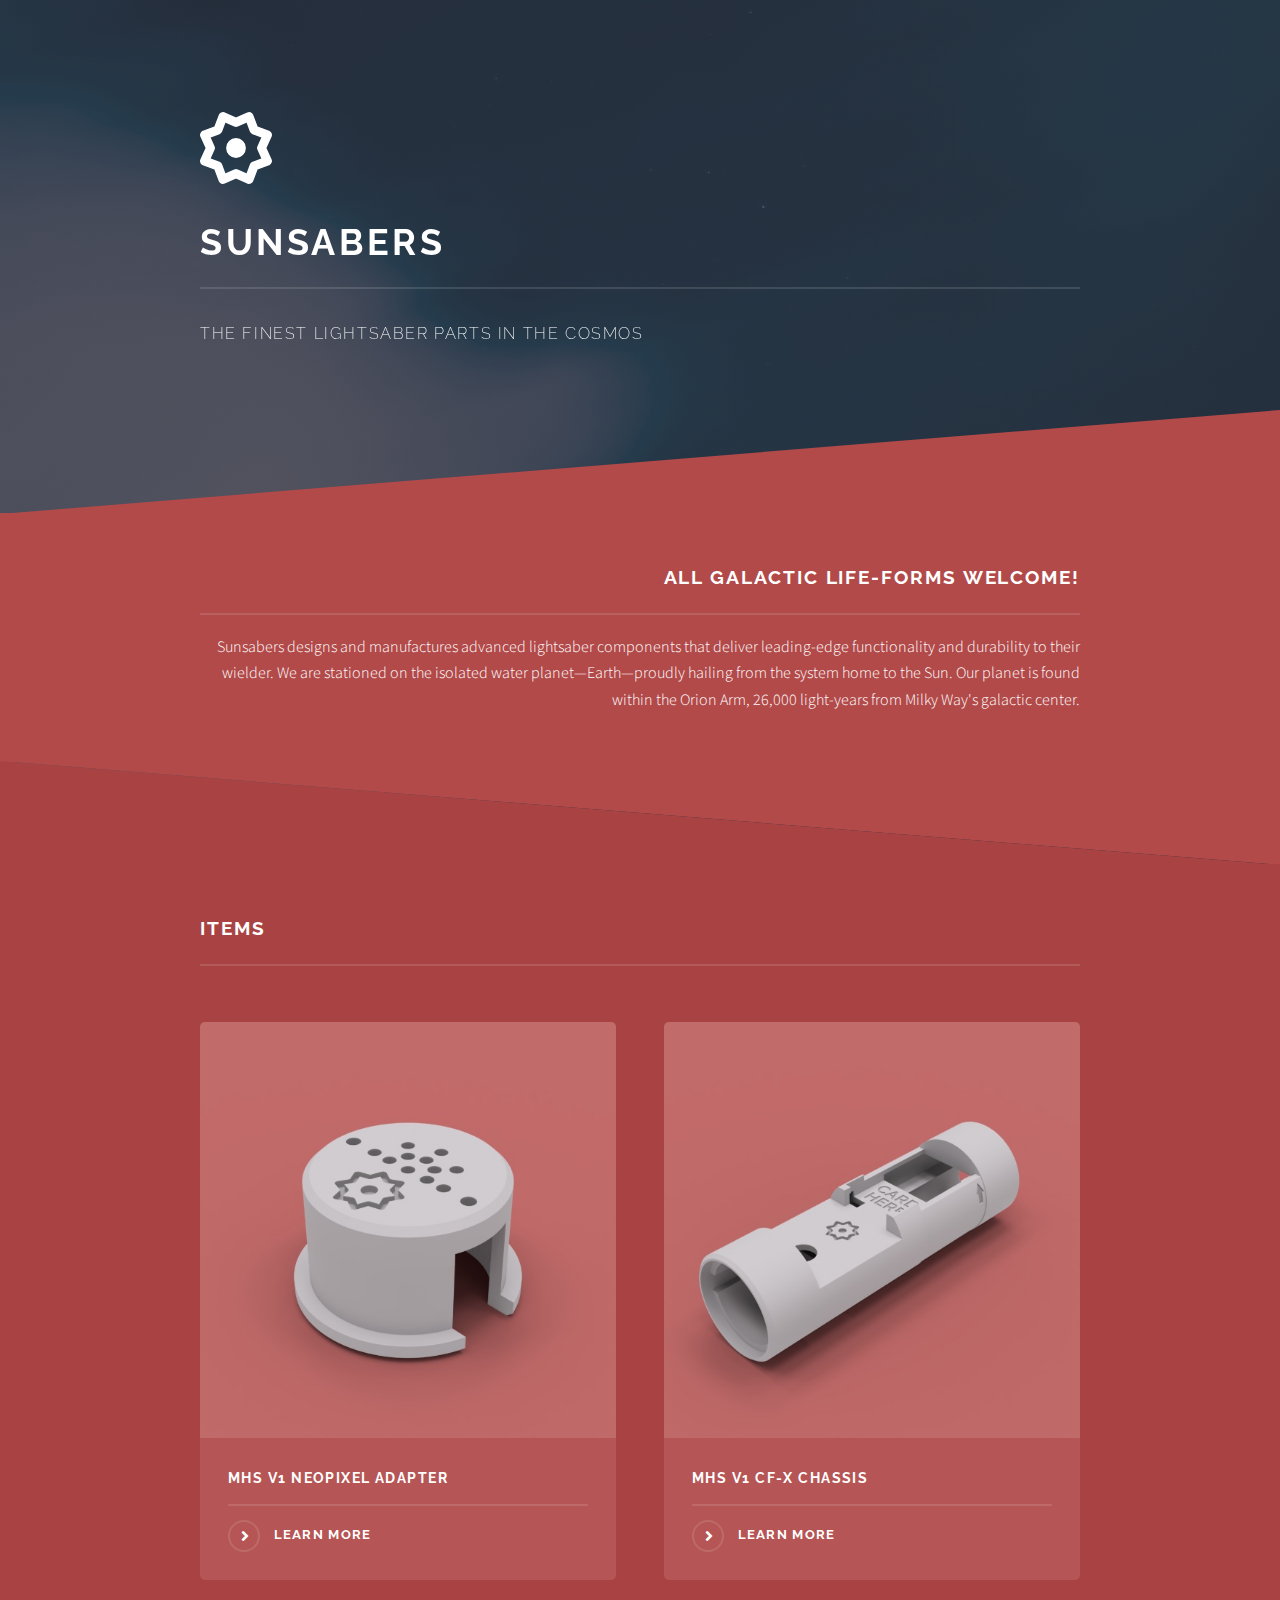
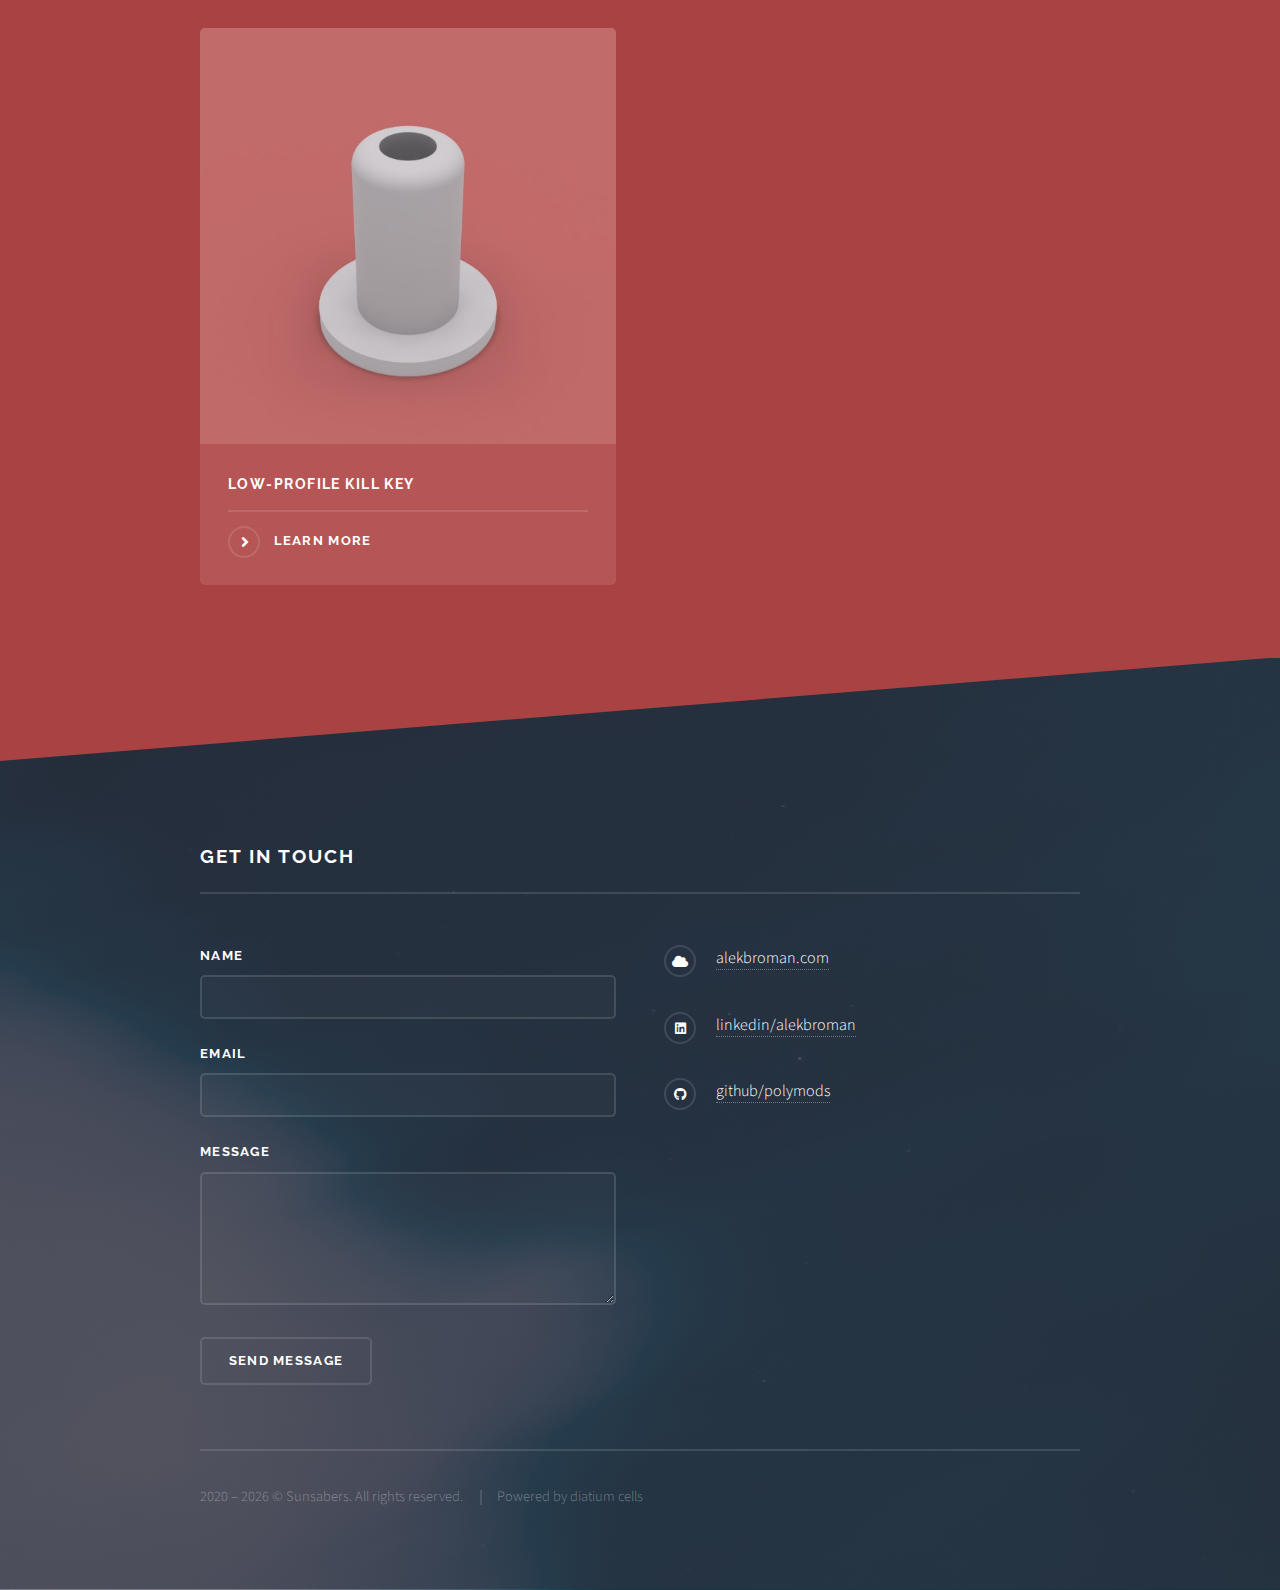
<file: index.html>
<!DOCTYPE html>
<!--
	Solid State by Pixelarity
	pixelarity.com | hello@pixelarity.com
	License: pixelarity.com/license
-->
<html>
	<head>
		<title>Sunsabers</title>
		<meta
			name="description"
			content="Sunsabers designs and manufactures advanced lightsaber components that deliver leading-edge functionality and durability to their wielder."
		/>
		<meta charset="utf-8" />
		<meta name="viewport" content="width=device-width, initial-scale=1, user-scalable=no" />
		<link rel="stylesheet" href="assets/css/main.css" />
		<noscript><link rel="stylesheet" href="assets/css/noscript.css" /></noscript>

		<!-- Favicons -->
		<link rel="apple-touch-icon" sizes="180x180" href="/apple-touch-icon.png" />
		<link rel="icon" type="image/png" sizes="32x32" href="/favicon-32x32.png" />
		<link rel="icon" type="image/png" sizes="16x16" href="/favicon-16x16.png" />
		<link rel="manifest" href="/site.webmanifest" />
		<link rel="mask-icon" href="/safari-pinned-tab.svg" color="#b65555" />
		<meta name="msapplication-TileColor" content="#b65555" />
		<meta name="theme-color" content="#b65555" />

		<!-- reCAPTCHA -->
		<script src="https://www.google.com/recaptcha/api.js" async defer></script>
		<script>
			function onSubmit(token) {
				document.getElementById("form").submit();
			}
		</script>
	</head>
	<body class="is-preload">
		<!-- Page Wrapper -->
		<div id="page-wrapper">
			<!-- Header -->
			<header id="header" class="alt">
				<h1><a href="/">Sunsabers</a></h1>
			</header>

			<!-- Banner -->
			<section id="banner">
				<div class="inner">
					<div class="logo">
						<span class="icon"><img src="images/logo.svg" /></span>
					</div>
					<h2>Sunsabers</h2>
					<p>The finest lightsaber parts in the Cosmos</p>
				</div>
			</section>

			<!-- Wrapper -->
			<section id="wrapper">
				<!-- One -->
				<section id="one" class="wrapper spotlight style1">
					<div class="inner">
						<div class="content">
							<h2 class="major">All galactic life-forms welcome!</h2>
							<p>
								Sunsabers designs and manufactures advanced lightsaber components that deliver leading-edge functionality and durability to their wielder. We
								are stationed on the isolated water planet—Earth—proudly hailing from the system home to the Sun. Our planet is found within the Orion Arm,
								26,000 light-years from Milky Way's galactic center.
							</p>
						</div>
					</div>
				</section>

				<!-- Two -->
				<section id="four" class="wrapper alt style1">
					<div class="inner">
						<h2 class="major">Items</h2>
						<p></p>
						<section class="features">
							<article>
								<a href="/adapter.html" class="image"><img src="images/adapter/1.jpg" alt="" /></a>
								<h3 class="major">MHS V1 NeoPixel Adapter</h3>
								<a href="/adapter.html" class="special">Learn more</a>
							</article>
							<article>
								<a href="/chassis.html" class="image"><img src="images/chassis/1.jpg" alt="" /></a>
								<h3 class="major">MHS V1 CF-X Chassis</h3>
								<a href="/chassis.html" class="special">Learn more</a>
							</article>
							<article>
								<a href="/key.html" class="image"><img src="images/key/1.jpg" alt="" /></a>
								<h3 class="major">Low-profile Kill Key</h3>
								<a href="/key.html" class="special">Learn more</a>
							</article>
						</section>
					</div>
				</section>
			</section>

			<!-- Footer -->
			<section id="footer">
				<div class="inner">
					<h2 class="major">Get in touch</h2>
					<p></p>
					<form id="form" method="post" action="https://formspree.io/mbjzrova">
						<div class="fields">
							<div class="field">
								<label for="name">Name</label>
								<input type="text" name="name" id="name" />
							</div>
							<div class="field">
								<label for="email">Email</label>
								<input type="email" name="email" id="email" />
							</div>
							<div class="field">
								<label for="message">Message</label>
								<textarea name="message" id="message" rows="4"></textarea>
							</div>
						</div>
						<ul class="actions">
							<li><button class="g-recaptcha" data-sitekey="6LeF__cUAAAAAP0CEzzdbJzlmwVHVv4HgqqLmGhk" data-callback="onSubmit">Send message</button></li>
						</ul>
					</form>
					<ul class="contact">
						<li class="icon solid fa-cloud"><a href="https://alekbroman.com">alekbroman.com</a></li>
						<li class="icon brands fa-linkedin"><a href="https://www.linkedin.com/in/alekbroman">linkedin/alekbroman</a></li>
						<li class="icon brands fa-github"><a href="https://github.com/polymods">github/polymods</a></li>
					</ul>
					<ul class="copyright">
						<li>
							2020 –
							<script>
								document.write(new Date().getFullYear());
							</script>
							&copy; Sunsabers. All rights reserved.
						</li>
						<li>Powered by diatium cells</li>
					</ul>
				</div>
			</section>
		</div>

		<!-- Scripts -->
		<script src="assets/js/jquery.min.js"></script>
		<script src="assets/js/jquery.scrollex.min.js"></script>
		<script src="assets/js/browser.min.js"></script>
		<script src="assets/js/breakpoints.min.js"></script>
		<script src="assets/js/util.js"></script>
		<script src="assets/js/main.js"></script>
	</body>
</html>
</file>
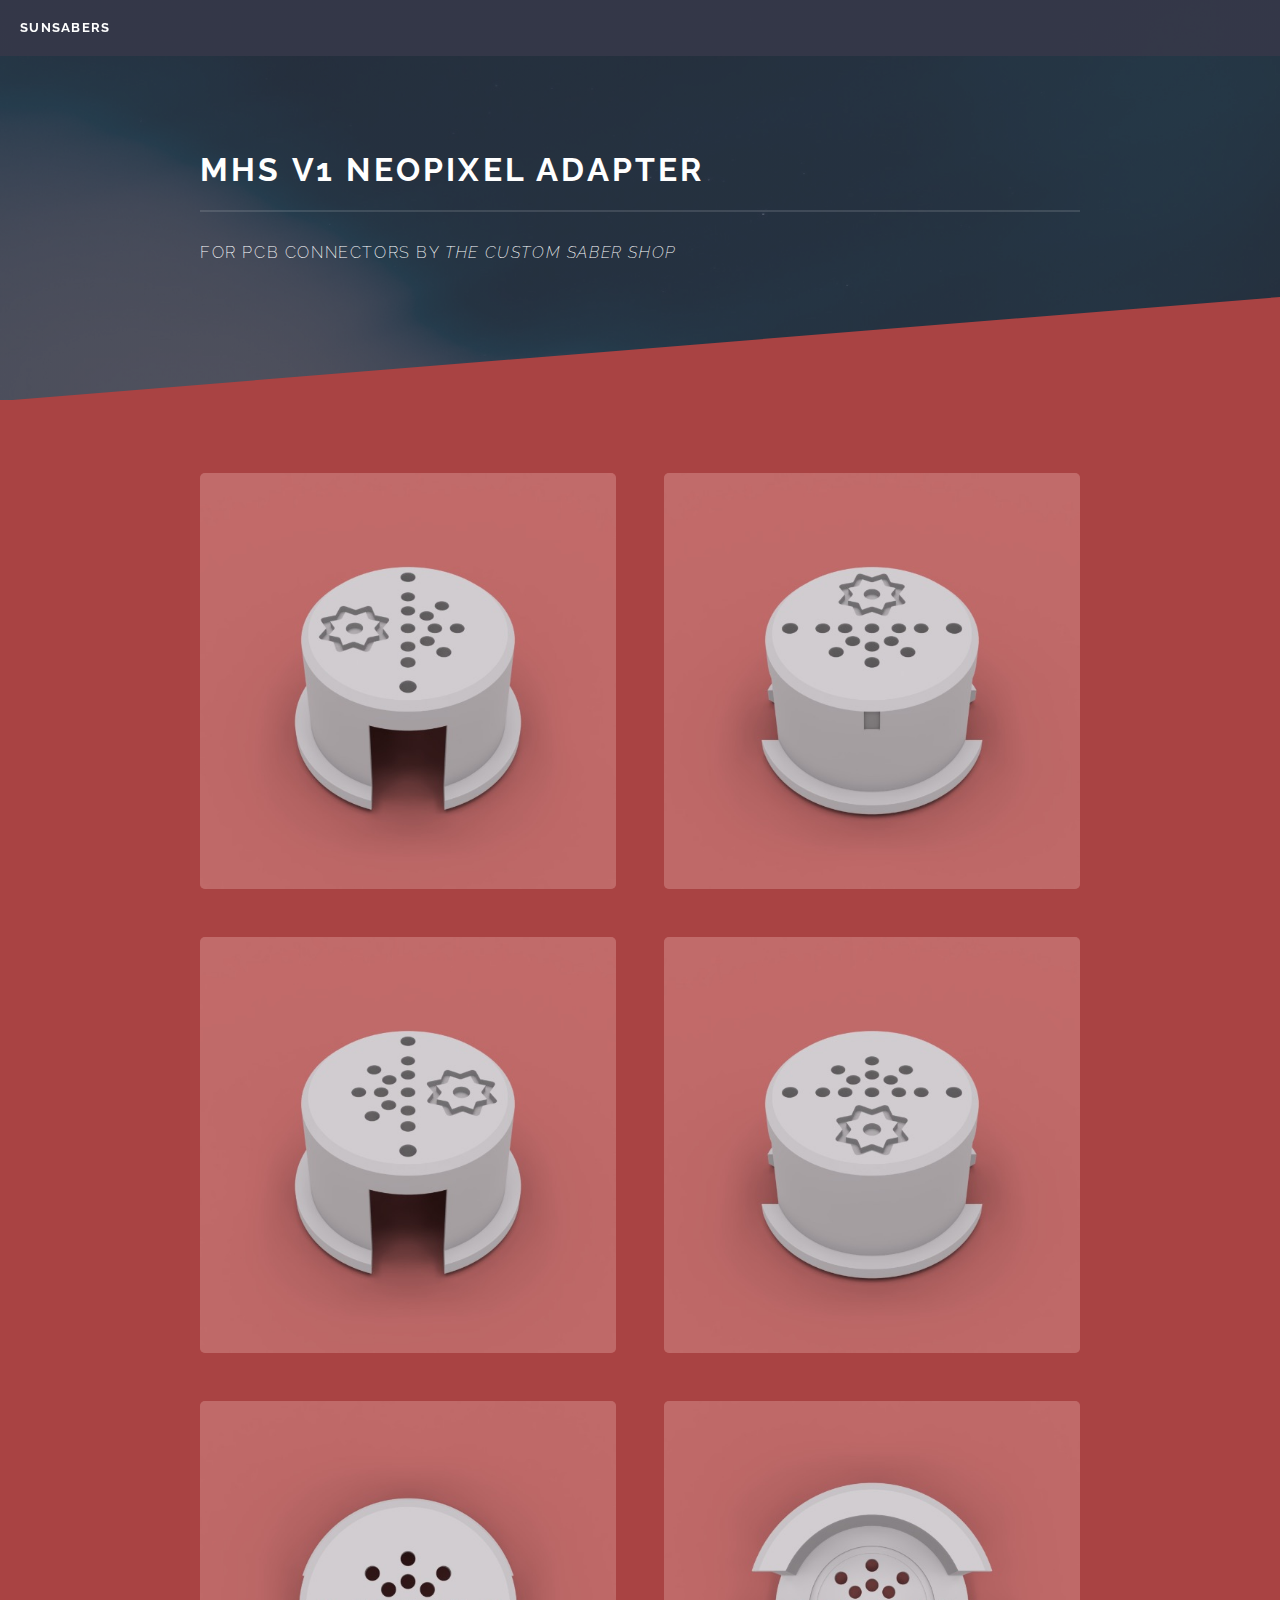
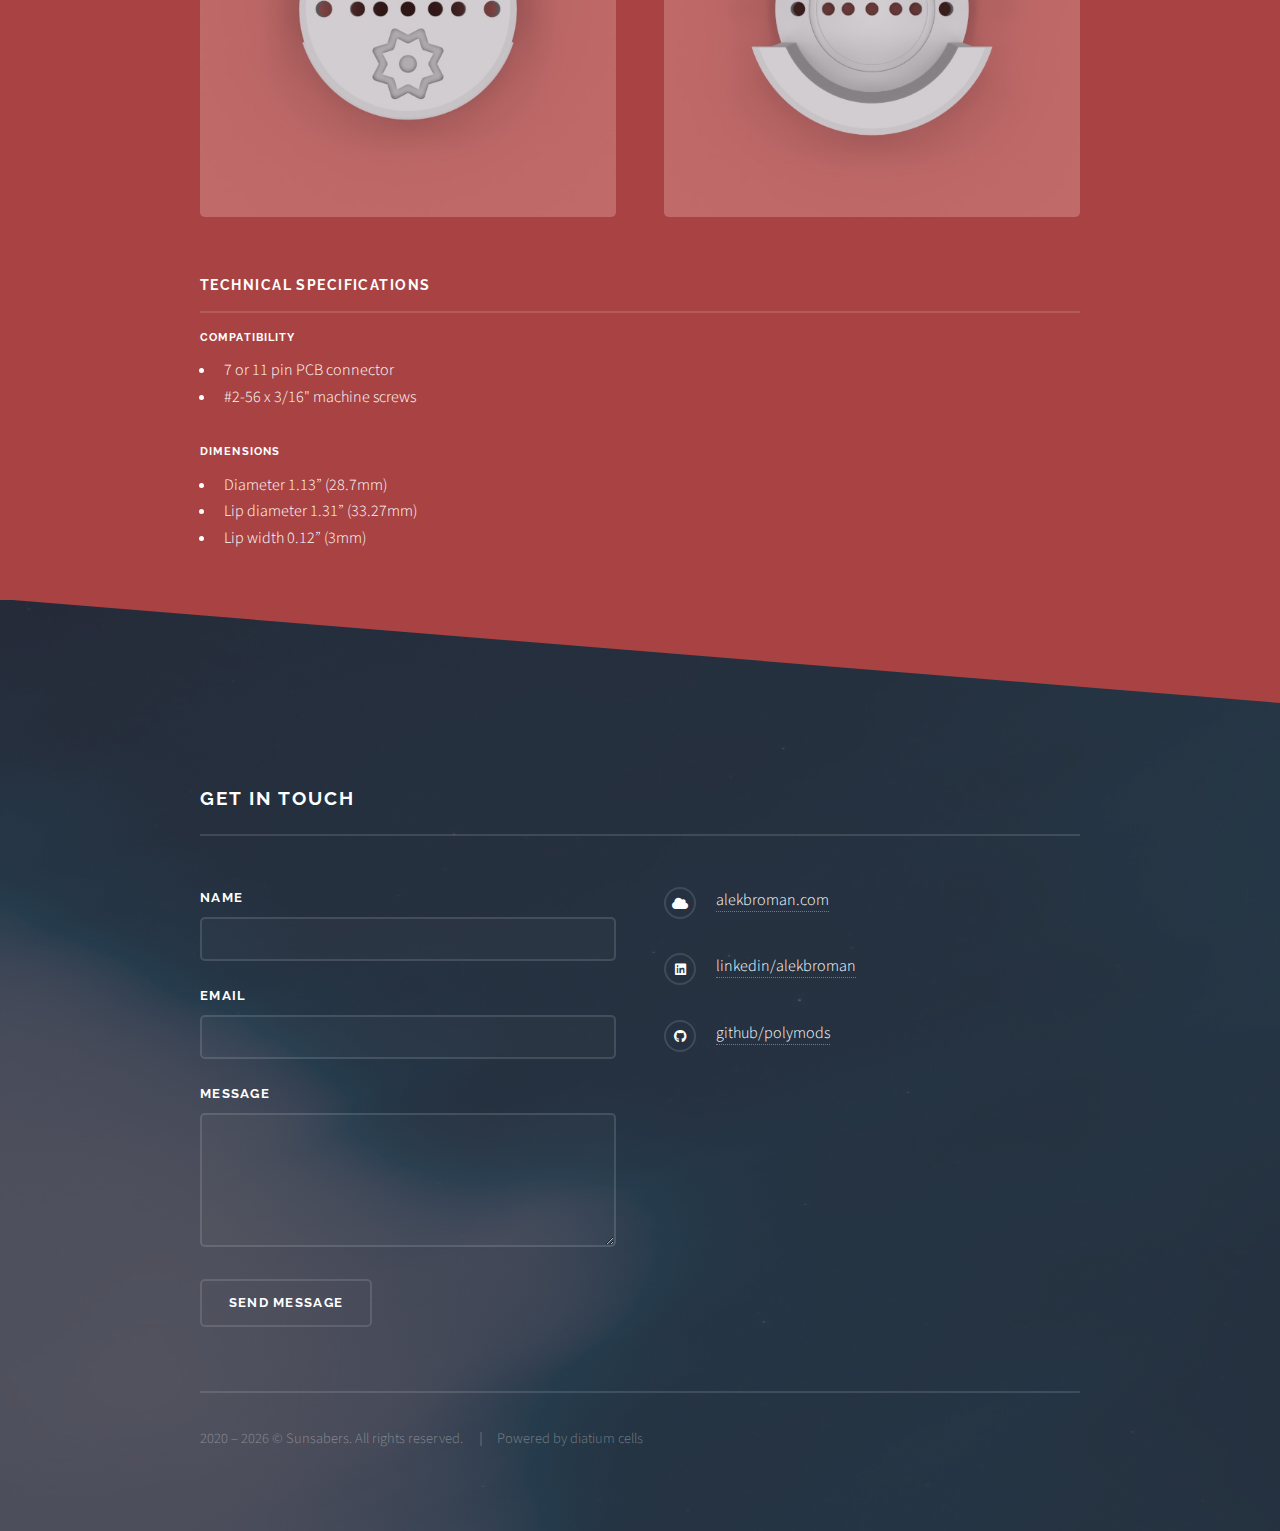
<file: adapter.html>
<!DOCTYPE html>
<!--
	Solid State by Pixelarity
	pixelarity.com | hello@pixelarity.com
	License: pixelarity.com/license
-->
<html>
	<head>
		<title>NeoPixel Adapter - Sunsabers</title>
		<meta
			name="description"
			content="NeoPixel adapter compatible with Modular Hilt System V1 components and designed for PCB connectors by The Custom Saber Shop."
		/>
		<meta charset="utf-8" />
		<meta name="viewport" content="width=device-width, initial-scale=1, user-scalable=no" />
		<link rel="stylesheet" href="assets/css/main.css" />
		<noscript><link rel="stylesheet" href="assets/css/noscript.css" /></noscript>

		<!-- Favicons -->
		<link rel="apple-touch-icon" sizes="180x180" href="/apple-touch-icon.png" />
		<link rel="icon" type="image/png" sizes="32x32" href="/favicon-32x32.png" />
		<link rel="icon" type="image/png" sizes="16x16" href="/favicon-16x16.png" />
		<link rel="manifest" href="/site.webmanifest" />
		<link rel="mask-icon" href="/safari-pinned-tab.svg" color="#b65555" />
		<meta name="msapplication-TileColor" content="#b65555" />
		<meta name="theme-color" content="#b65555" />

		<!-- reCAPTCHA -->
		<script src="https://www.google.com/recaptcha/api.js" async defer></script>
		<script>
			function onSubmit(token) {
				document.getElementById("form").submit();
			}
		</script>
	</head>
	<body class="is-preload">
		<!-- Page Wrapper -->
		<div id="page-wrapper">
			<!-- Header -->
			<header id="header">
				<h1><a href="/">Sunsabers</a></h1>
			</header>

			<!-- Wrapper -->
			<section id="wrapper">
				<header>
					<div class="inner">
						<h2>MHS V1 NeoPixel Adapter</h2>
						<p>For PCB connectors by <i>The Custom Saber Shop</i></p>
					</div>
				</header>

				<!-- Content -->
				<div class="wrapper">
					<div class="inner">
						<section class="features">
							<article>
								<div class="image item"><img src="images/adapter/2.jpg" /></div>
							</article>
							<article>
								<div class="image item"><img src="images/adapter/3.jpg" /></div>
							</article>
							<article>
								<div class="image item"><img src="images/adapter/4.jpg" /></div>
							</article>
							<article>
								<div class="image item"><img src="images/adapter/5.jpg" /></div>
							</article>
							<article>
								<div class="image item"><img src="images/adapter/6.jpg" /></div>
							</article>
							<article>
								<div class="image item"><img src="images/adapter/7.jpg" /></div>
							</article>
						</section>

						<h3 class="major">Technical Specifications</h3>

						<h4>Compatibility</h4>
						<ul>
							<li>7 or 11 pin PCB connector</li>
							<li>#2-56 x 3/16" machine screws</li>
						</ul>

						<h4>Dimensions</h4>
						<ul>
							<li>Diameter 1.13” (28.7mm)</li>
							<li>Lip diameter 1.31” (33.27mm)</li>
							<li>Lip width 0.12” (3mm)</li>
						</ul>
					</div>
				</div>
			</section>

			<!-- Footer -->
			<section id="footer">
				<div class="inner">
					<h2 class="major">Get in touch</h2>
					<p></p>
					<form id="form" method="post" action="https://formspree.io/mbjzrova">
						<div class="fields">
							<div class="field">
								<label for="name">Name</label>
								<input type="text" name="name" id="name" />
							</div>
							<div class="field">
								<label for="email">Email</label>
								<input type="email" name="email" id="email" />
							</div>
							<div class="field">
								<label for="message">Message</label>
								<textarea name="message" id="message" rows="4"></textarea>
							</div>
						</div>
						<ul class="actions">
							<li><button class="g-recaptcha" data-sitekey="6LeF__cUAAAAAP0CEzzdbJzlmwVHVv4HgqqLmGhk" data-callback="onSubmit">Send message</button></li>
						</ul>
					</form>
					<ul class="contact">
						<li class="icon solid fa-cloud"><a href="https://alekbroman.com">alekbroman.com</a></li>
						<li class="icon brands fa-linkedin"><a href="https://www.linkedin.com/in/alekbroman">linkedin/alekbroman</a></li>
						<li class="icon brands fa-github"><a href="https://github.com/polymods">github/polymods</a></li>
					</ul>
					<ul class="copyright">
						<li>
							2020 –
							<script>
								document.write(new Date().getFullYear());
							</script>
							&copy; Sunsabers. All rights reserved.
						</li>
						<li>Powered by diatium cells</li>
					</ul>
				</div>
			</section>
		</div>

		<!-- Scripts -->
		<script src="assets/js/jquery.min.js"></script>
		<script src="assets/js/jquery.scrollex.min.js"></script>
		<script src="assets/js/browser.min.js"></script>
		<script src="assets/js/breakpoints.min.js"></script>
		<script src="assets/js/util.js"></script>
		<script src="assets/js/main.js"></script>
	</body>
</html>
</file>
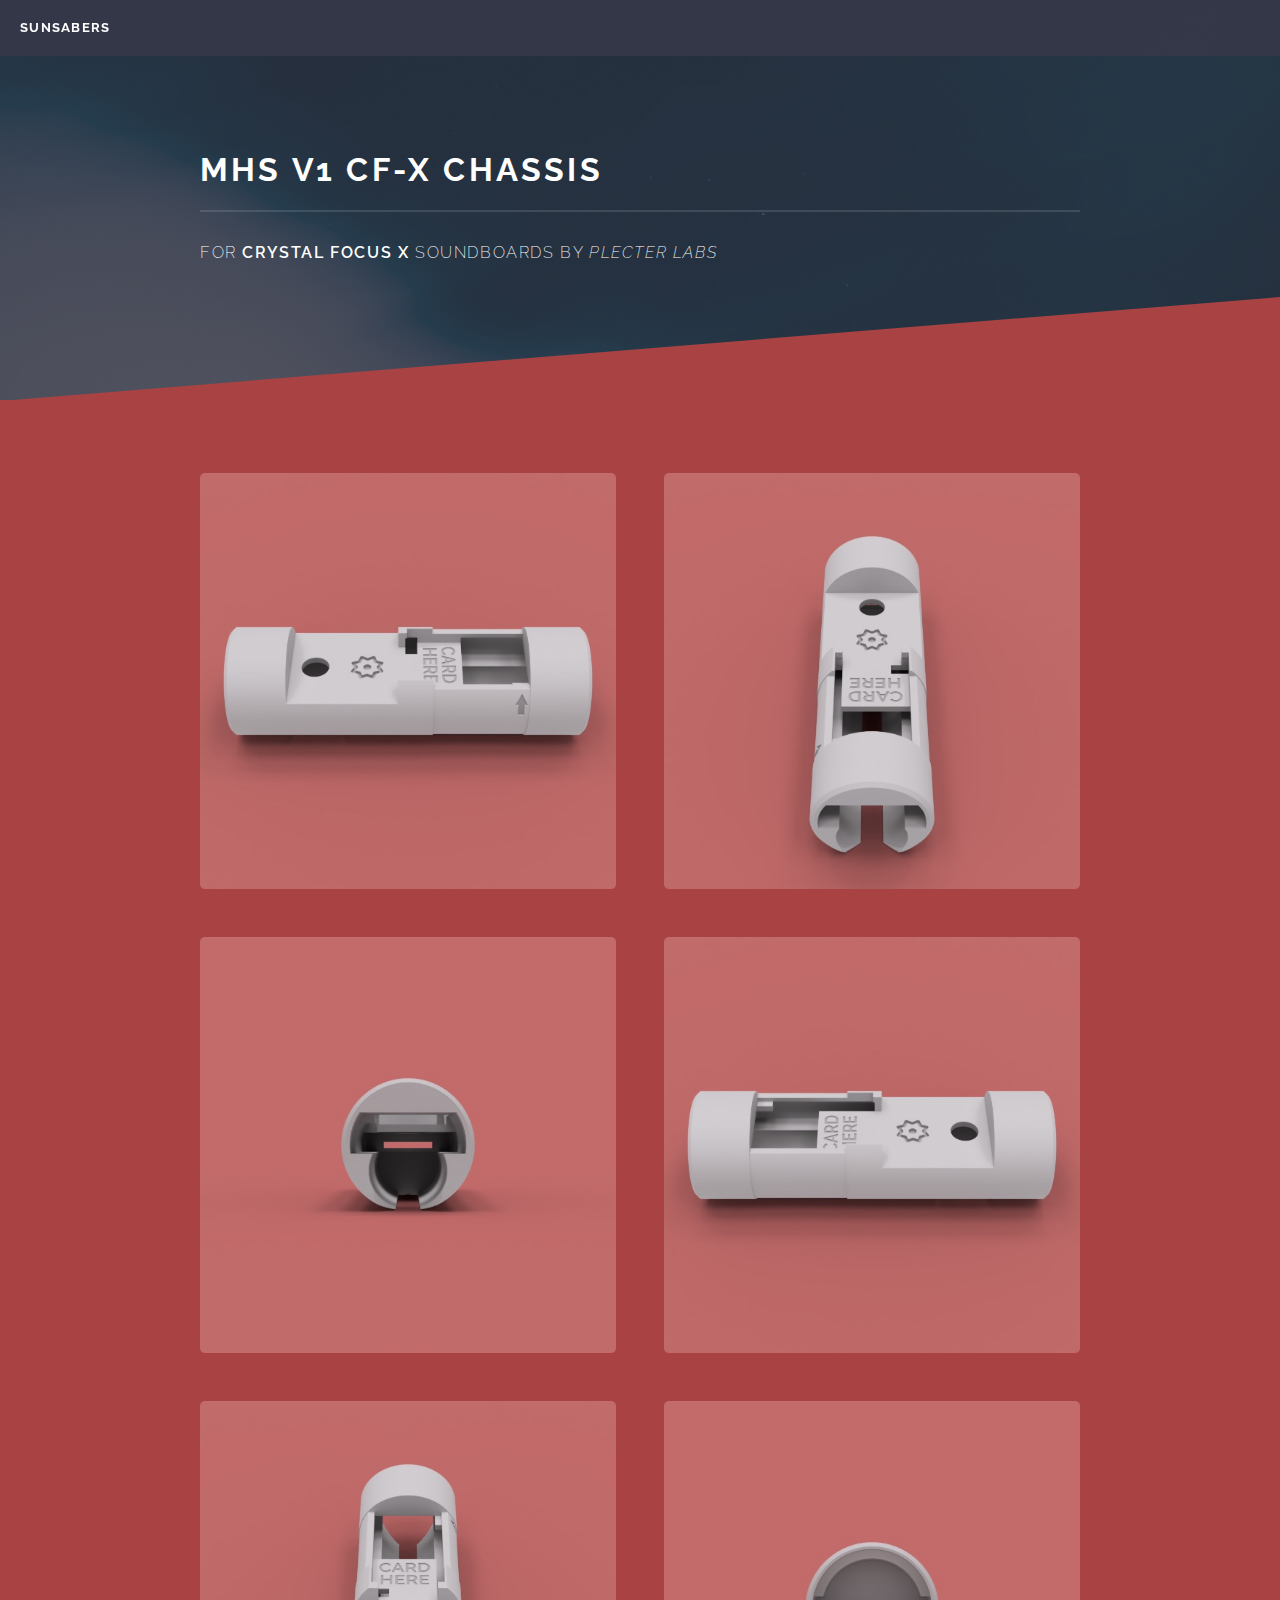
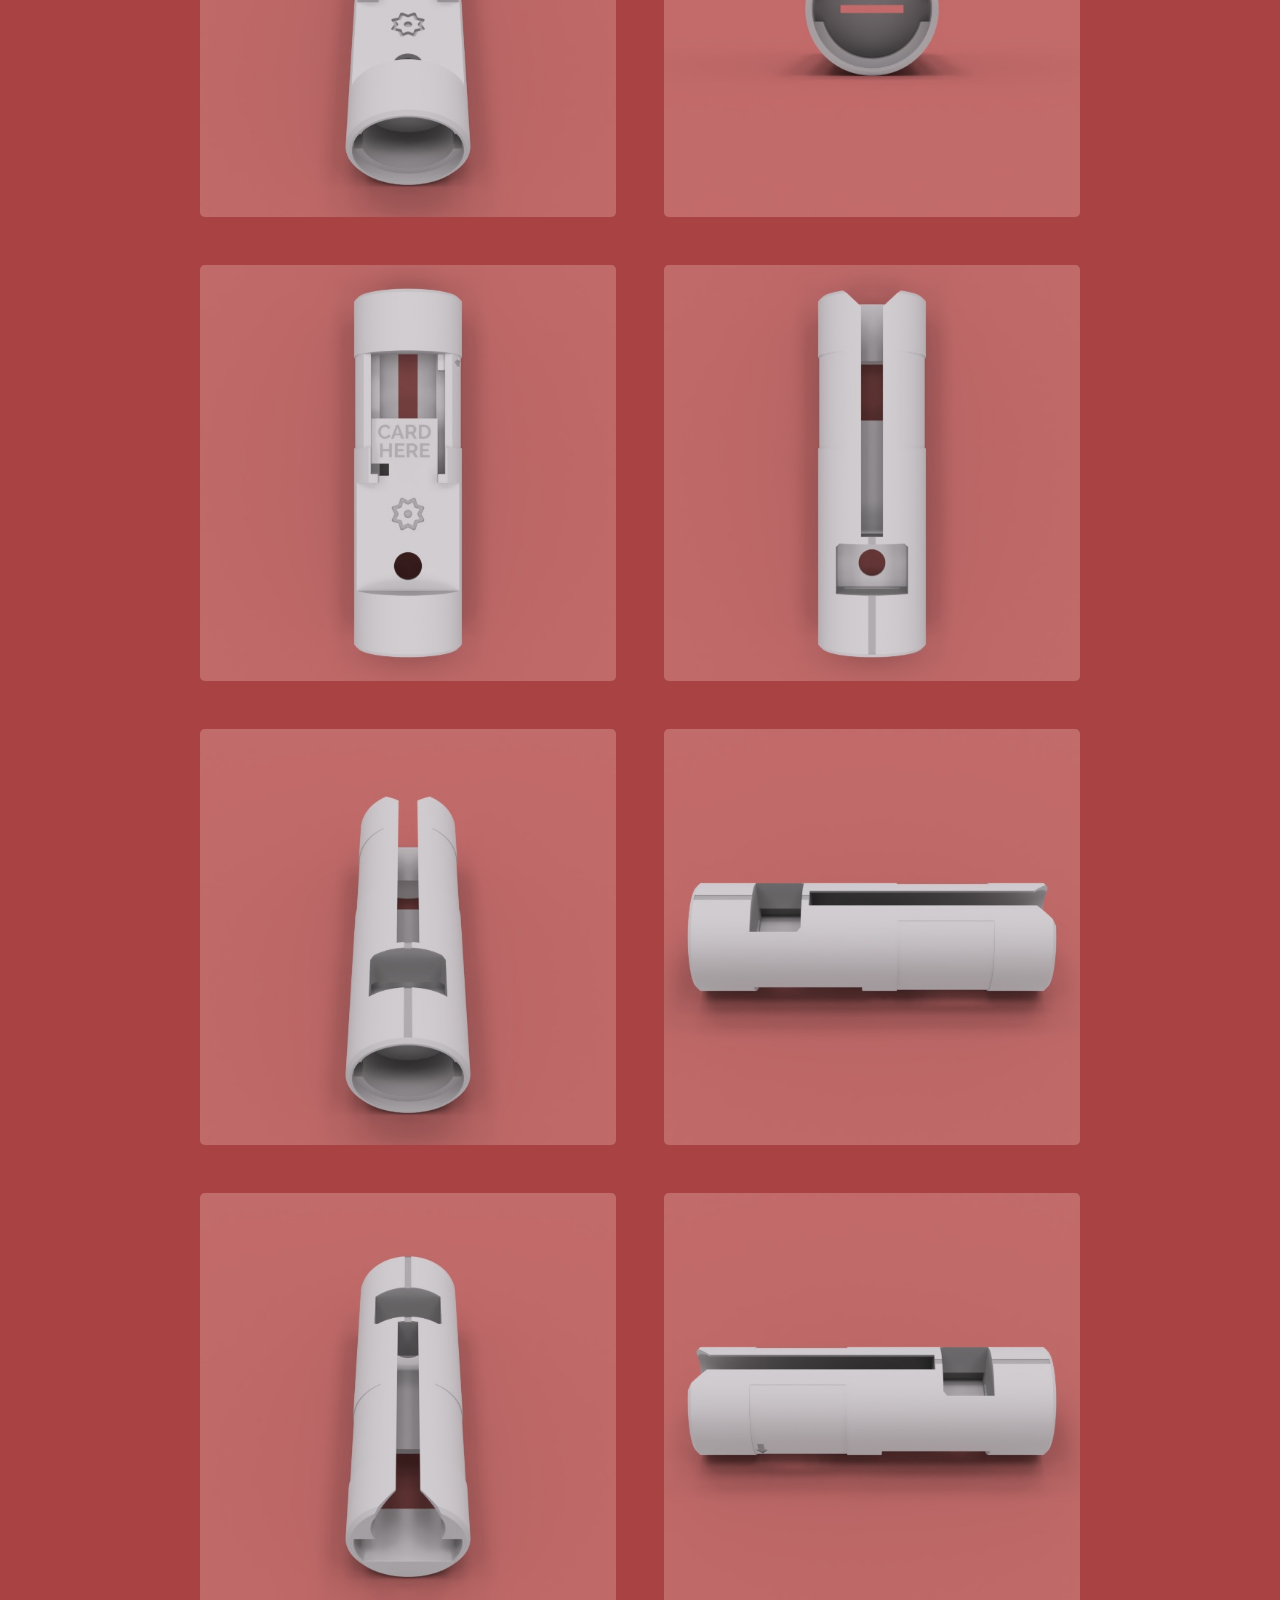
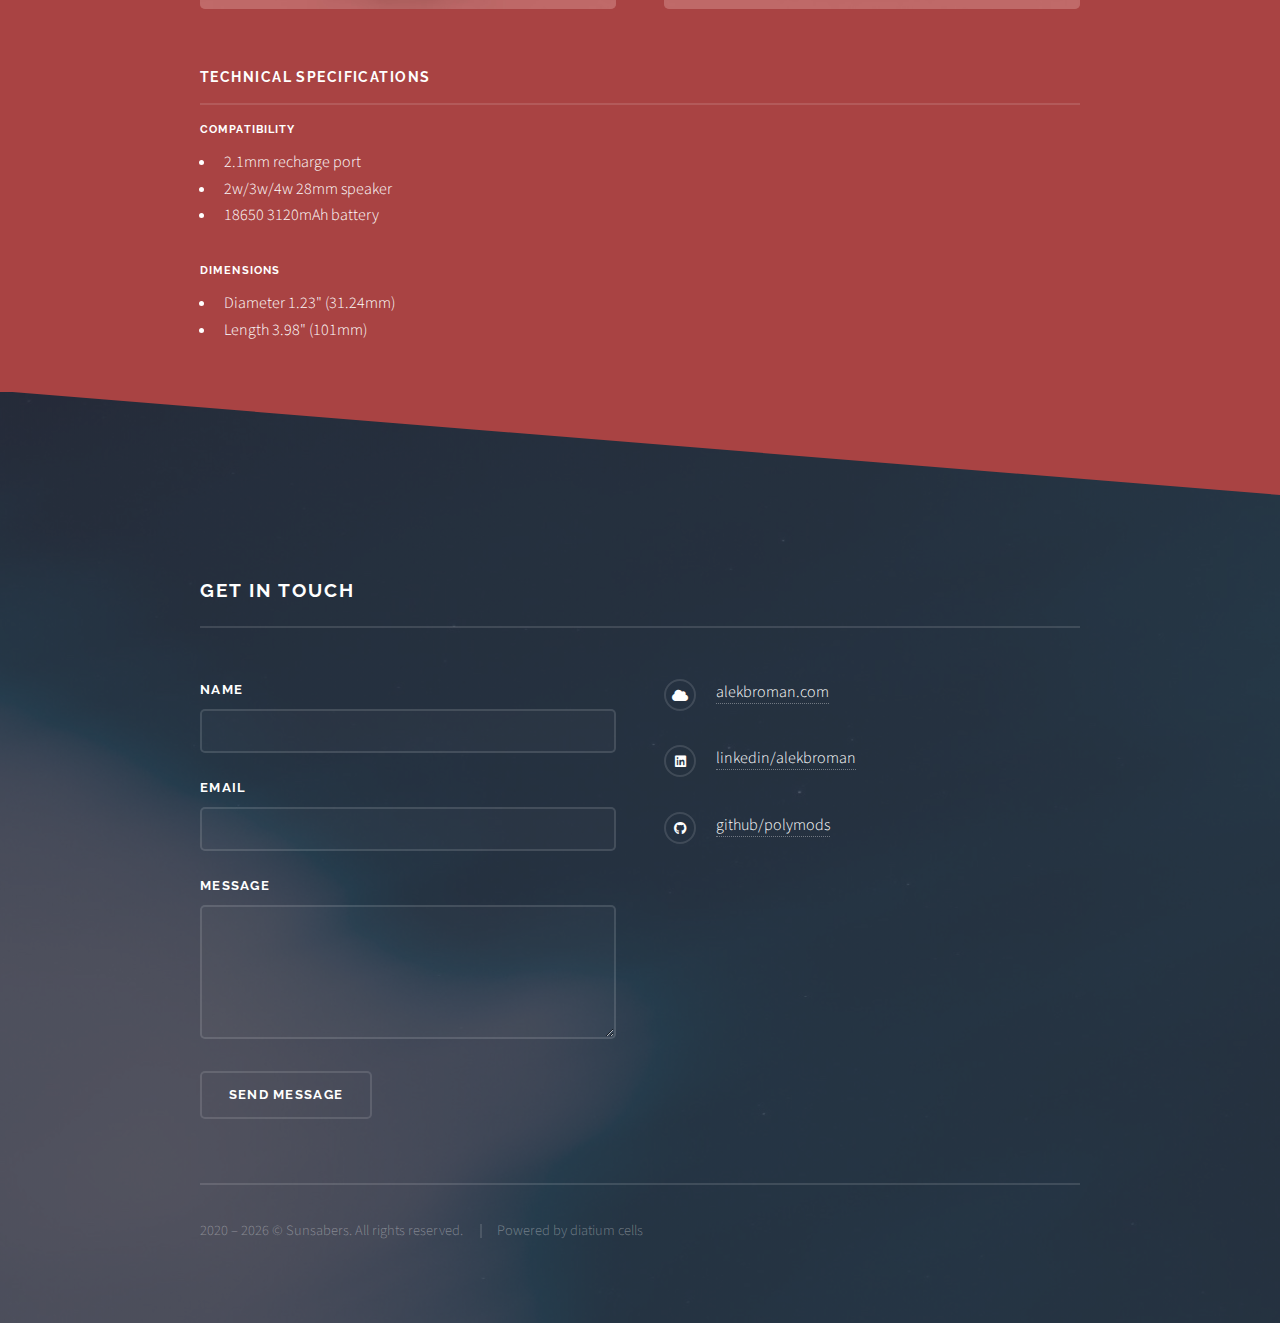
<file: chassis.html>
<!DOCTYPE html>
<!--
	Solid State by Pixelarity
	pixelarity.com | hello@pixelarity.com
	License: pixelarity.com/license
-->
<html>
	<head>
		<title>CF-X Chassis - Sunsabers</title>
		<meta
			name="description"
			content="Lightsaber chassis compatible with Modular Hilt System V1 components and designed for Crystal Focus X soundboards by Plecter Labs."
		/>
		<meta charset="utf-8" />
		<meta name="viewport" content="width=device-width, initial-scale=1, user-scalable=no" />
		<link rel="stylesheet" href="assets/css/main.css" />
		<noscript><link rel="stylesheet" href="assets/css/noscript.css" /></noscript>

		<!-- Favicons -->
		<link rel="apple-touch-icon" sizes="180x180" href="/apple-touch-icon.png" />
		<link rel="icon" type="image/png" sizes="32x32" href="/favicon-32x32.png" />
		<link rel="icon" type="image/png" sizes="16x16" href="/favicon-16x16.png" />
		<link rel="manifest" href="/site.webmanifest" />
		<link rel="mask-icon" href="/safari-pinned-tab.svg" color="#b65555" />
		<meta name="msapplication-TileColor" content="#b65555" />
		<meta name="theme-color" content="#b65555" />

		<!-- reCAPTCHA -->
		<script src="https://www.google.com/recaptcha/api.js" async defer></script>
		<script>
			function onSubmit(token) {
				document.getElementById("form").submit();
			}
		</script>
	</head>
	<body class="is-preload">
		<!-- Page Wrapper -->
		<div id="page-wrapper">
			<!-- Header -->
			<header id="header">
				<h1><a href="/">Sunsabers</a></h1>
			</header>

			<!-- Wrapper -->
			<section id="wrapper">
				<header>
					<div class="inner">
						<h2>MHS V1 CF-X Chassis</h2>
						<p>For <b>Crystal Focus X</b> soundboards by <i>Plecter Labs</i></p>
					</div>
				</header>

				<!-- Content -->
				<div class="wrapper">
					<div class="inner">
						<section class="features">
							<article>
								<div class="image item"><img src="images/chassis/2.jpg" /></div>
							</article>
							<article>
								<div class="image item"><img src="images/chassis/3.jpg" /></div>
							</article>
							<article>
								<div class="image item"><img src="images/chassis/4.jpg" /></div>
							</article>
							<article>
								<div class="image item"><img src="images/chassis/5.jpg" /></div>
							</article>
							<article>
								<div class="image item"><img src="images/chassis/6.jpg" /></div>
							</article>
							<article>
								<div class="image item"><img src="images/chassis/7.jpg" /></div>
							</article>
							<article>
								<div class="image item"><img src="images/chassis/8.jpg" /></div>
							</article>
							<article>
								<div class="image item"><img src="images/chassis/9.jpg" /></div>
							</article>
							<article>
								<div class="image item"><img src="images/chassis/10.jpg" /></div>
							</article>
							<article>
								<div class="image item"><img src="images/chassis/11.jpg" /></div>
							</article>
							<article>
								<div class="image item"><img src="images/chassis/12.jpg" /></div>
							</article>
							<article>
								<div class="image item"><img src="images/chassis/13.jpg" /></div>
							</article>
						</section>

						<h3 class="major">Technical Specifications</h3>

						<h4>Compatibility</h4>
						<ul>
							<li>2.1mm recharge port</li>
							<li>2w/3w/4w 28mm speaker</li>
							<li>18650 3120mAh battery</li>
						</ul>

						<h4>Dimensions</h4>
						<ul>
							<li>Diameter 1.23" (31.24mm)</li>
							<li>Length 3.98" (101mm)</li>
						</ul>
					</div>
				</div>
			</section>

			<!-- Footer -->
			<section id="footer">
				<div class="inner">
					<h2 class="major">Get in touch</h2>
					<p></p>
					<form id="form" method="post" action="https://formspree.io/mbjzrova">
						<div class="fields">
							<div class="field">
								<label for="name">Name</label>
								<input type="text" name="name" id="name" />
							</div>
							<div class="field">
								<label for="email">Email</label>
								<input type="email" name="email" id="email" />
							</div>
							<div class="field">
								<label for="message">Message</label>
								<textarea name="message" id="message" rows="4"></textarea>
							</div>
						</div>
						<ul class="actions">
							<li><button class="g-recaptcha" data-sitekey="6LeF__cUAAAAAP0CEzzdbJzlmwVHVv4HgqqLmGhk" data-callback="onSubmit">Send message</button></li>
						</ul>
					</form>
					<ul class="contact">
						<li class="icon solid fa-cloud"><a href="https://alekbroman.com">alekbroman.com</a></li>
						<li class="icon brands fa-linkedin"><a href="https://www.linkedin.com/in/alekbroman">linkedin/alekbroman</a></li>
						<li class="icon brands fa-github"><a href="https://github.com/polymods">github/polymods</a></li>
					</ul>
					<ul class="copyright">
						<li>
							2020 –
							<script>
								document.write(new Date().getFullYear());
							</script>
							&copy; Sunsabers. All rights reserved.
						</li>
						<li>Powered by diatium cells</li>
					</ul>
				</div>
			</section>
		</div>

		<!-- Scripts -->
		<script src="assets/js/jquery.min.js"></script>
		<script src="assets/js/jquery.scrollex.min.js"></script>
		<script src="assets/js/browser.min.js"></script>
		<script src="assets/js/breakpoints.min.js"></script>
		<script src="assets/js/util.js"></script>
		<script src="assets/js/main.js"></script>
	</body>
</html>
</file>
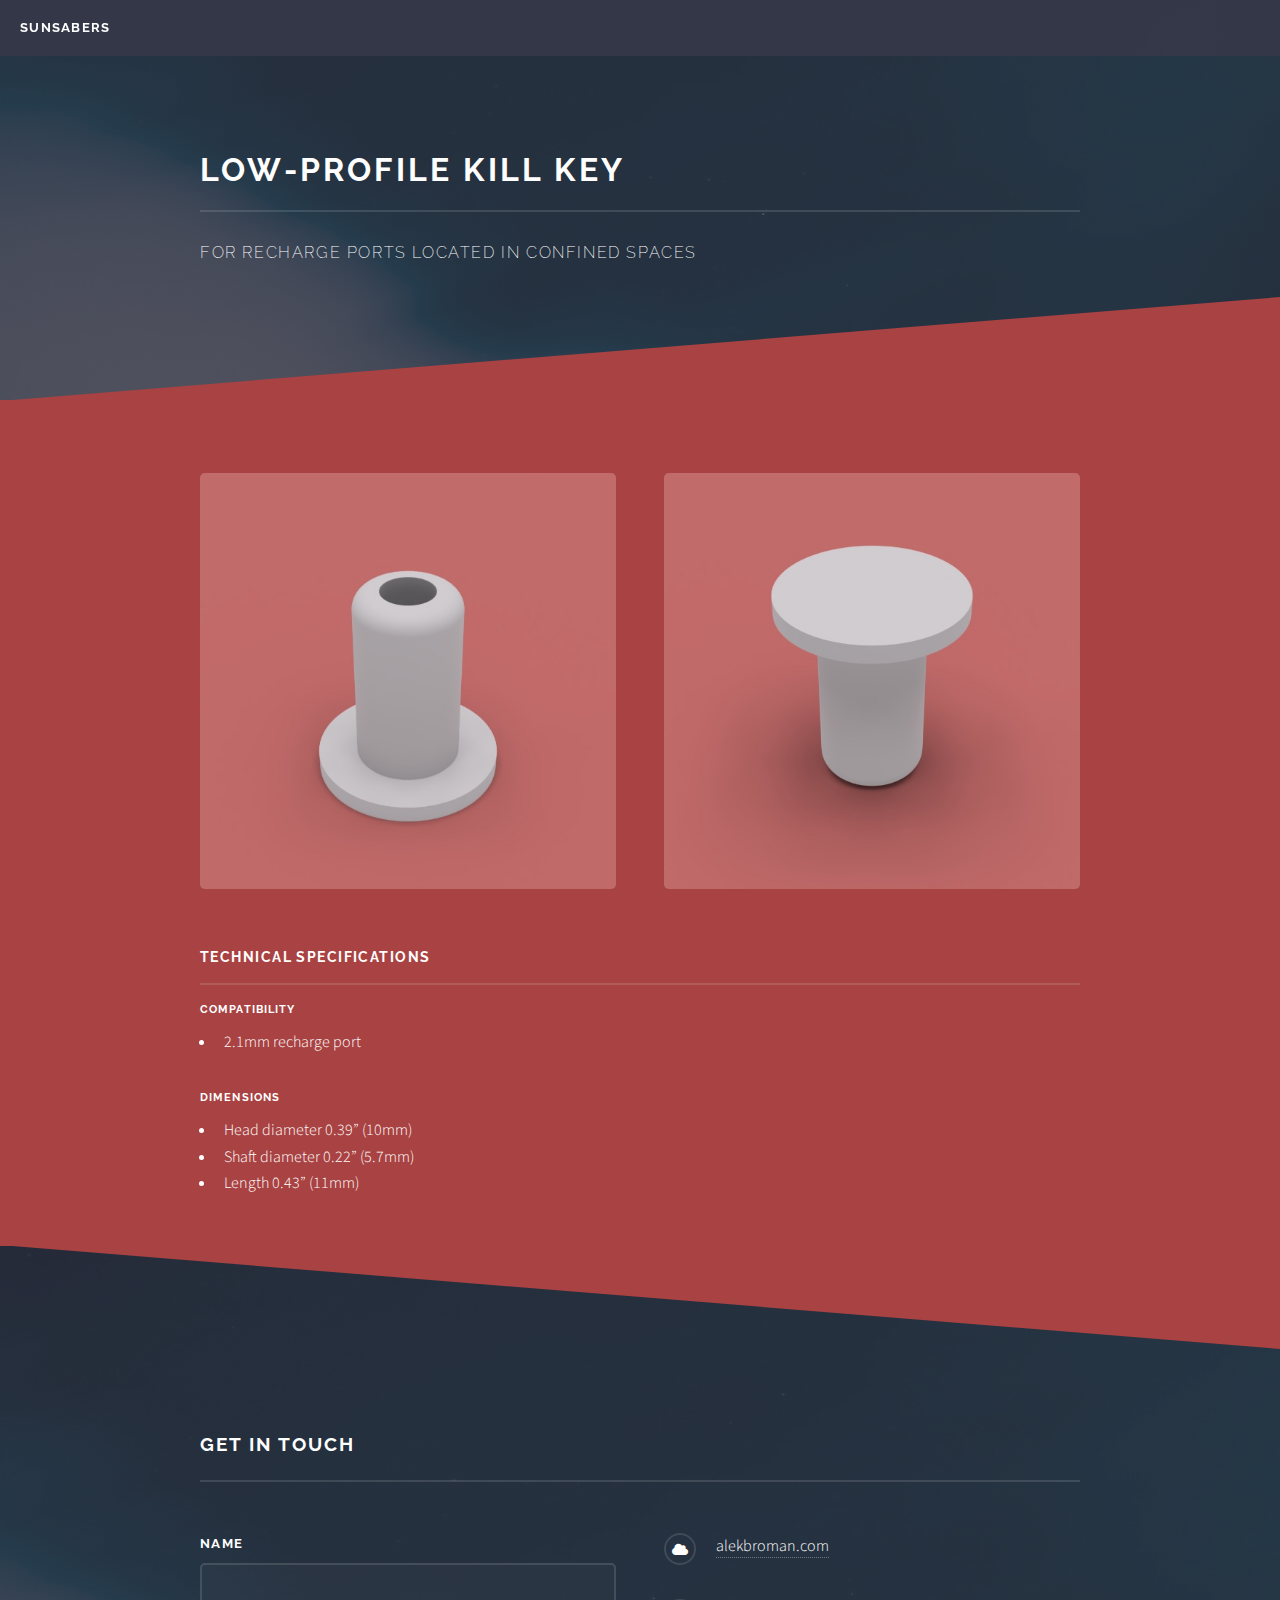
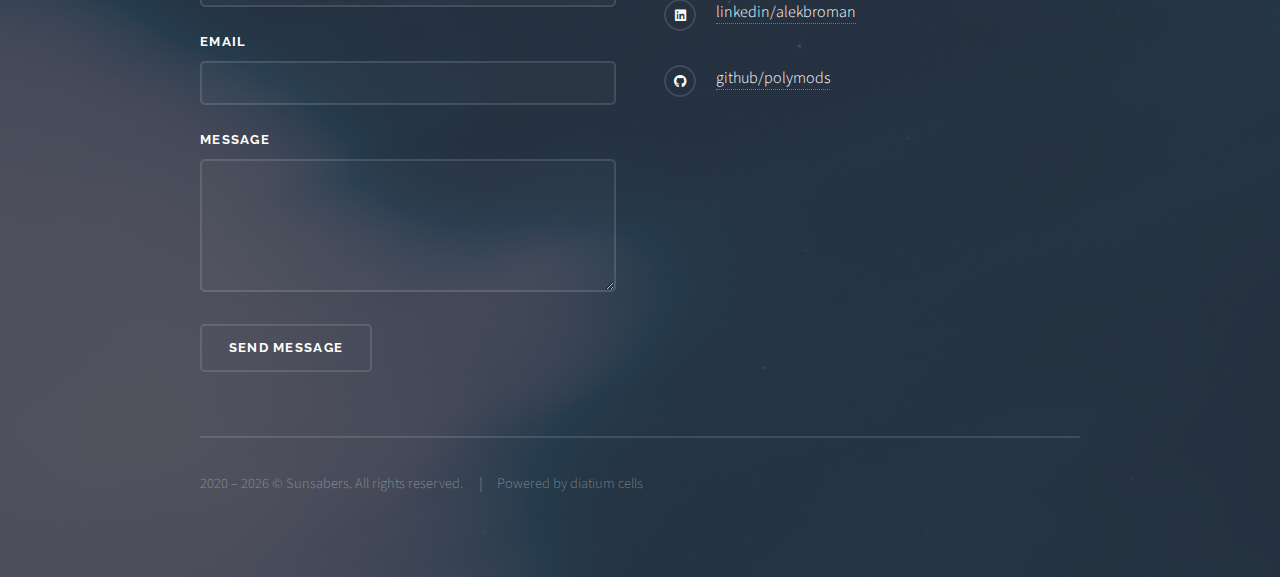
<file: key.html>
<!DOCTYPE html>
<!--
	Solid State by Pixelarity
	pixelarity.com | hello@pixelarity.com
	License: pixelarity.com/license
-->
<html>
	<head>
		<title>Kill Key - Sunsabers</title>
		<meta name="description" content="Low-profile kill key compatible with 2.1mm recharge ports and designed for placement in confined spaces." />
		<meta charset="utf-8" />
		<meta name="viewport" content="width=device-width, initial-scale=1, user-scalable=no" />
		<link rel="stylesheet" href="assets/css/main.css" />
		<noscript><link rel="stylesheet" href="assets/css/noscript.css" /></noscript>

		<!-- Favicons -->
		<link rel="apple-touch-icon" sizes="180x180" href="/apple-touch-icon.png" />
		<link rel="icon" type="image/png" sizes="32x32" href="/favicon-32x32.png" />
		<link rel="icon" type="image/png" sizes="16x16" href="/favicon-16x16.png" />
		<link rel="manifest" href="/site.webmanifest" />
		<link rel="mask-icon" href="/safari-pinned-tab.svg" color="#b65555" />
		<meta name="msapplication-TileColor" content="#b65555" />
		<meta name="theme-color" content="#b65555" />

		<!-- reCAPTCHA -->
		<script src="https://www.google.com/recaptcha/api.js" async defer></script>
		<script>
			function onSubmit(token) {
				document.getElementById("form").submit();
			}
		</script>
	</head>
	<body class="is-preload">
		<!-- Page Wrapper -->
		<div id="page-wrapper">
			<!-- Header -->
			<header id="header">
				<h1><a href="/">Sunsabers</a></h1>
			</header>

			<!-- Wrapper -->
			<section id="wrapper">
				<header>
					<div class="inner">
						<h2>Low-profile Kill Key</h2>
						<p>For recharge ports located in confined spaces</p>
					</div>
				</header>

				<!-- Content -->
				<div class="wrapper">
					<div class="inner">
						<section class="features">
							<article>
								<div class="image item"><img src="images/key/1.jpg" /></div>
							</article>
							<article>
								<div class="image item"><img src="images/key/2.jpg" /></div>
							</article>
						</section>

						<h3 class="major">Technical Specifications</h3>

						<h4>Compatibility</h4>
						<ul>
							<li>2.1mm recharge port</li>
						</ul>

						<h4>Dimensions</h4>
						<ul>
							<li>Head diameter 0.39” (10mm)</li>
							<li>Shaft diameter 0.22” (5.7mm)</li>
							<li>Length 0.43” (11mm)</li>
						</ul>
					</div>
				</div>
			</section>

			<!-- Footer -->
			<section id="footer">
				<div class="inner">
					<h2 class="major">Get in touch</h2>
					<p></p>
					<form id="form" method="post" action="https://formspree.io/mbjzrova">
						<div class="fields">
							<div class="field">
								<label for="name">Name</label>
								<input type="text" name="name" id="name" />
							</div>
							<div class="field">
								<label for="email">Email</label>
								<input type="email" name="email" id="email" />
							</div>
							<div class="field">
								<label for="message">Message</label>
								<textarea name="message" id="message" rows="4"></textarea>
							</div>
						</div>
						<ul class="actions">
							<li><button class="g-recaptcha" data-sitekey="6LeF__cUAAAAAP0CEzzdbJzlmwVHVv4HgqqLmGhk" data-callback="onSubmit">Send message</button></li>
						</ul>
					</form>
					<ul class="contact">
						<li class="icon solid fa-cloud"><a href="https://alekbroman.com">alekbroman.com</a></li>
						<li class="icon brands fa-linkedin"><a href="https://www.linkedin.com/in/alekbroman">linkedin/alekbroman</a></li>
						<li class="icon brands fa-github"><a href="https://github.com/polymods">github/polymods</a></li>
					</ul>
					<ul class="copyright">
						<li>
							2020 –
							<script>
								document.write(new Date().getFullYear());
							</script>
							&copy; Sunsabers. All rights reserved.
						</li>
						<li>Powered by diatium cells</li>
					</ul>
				</div>
			</section>
		</div>

		<!-- Scripts -->
		<script src="assets/js/jquery.min.js"></script>
		<script src="assets/js/jquery.scrollex.min.js"></script>
		<script src="assets/js/browser.min.js"></script>
		<script src="assets/js/breakpoints.min.js"></script>
		<script src="assets/js/util.js"></script>
		<script src="assets/js/main.js"></script>
	</body>
</html>
</file>
<file: assets/css/noscript.css>
/*
	Solid State by Pixelarity
	pixelarity.com | hello@pixelarity.com
	License: pixelarity.com/license
*/

/* Banner */

	body.is-preload #banner .logo {
		-moz-transform: none;
		-webkit-transform: none;
		-ms-transform: none;
		transform: none;
		opacity: 1;
	}

	body.is-preload #banner h2 {
		opacity: 1;
		-moz-transform: none;
		-webkit-transform: none;
		-ms-transform: none;
		transform: none;
		-moz-filter: none;
		-webkit-filter: none;
		-ms-filter: none;
		filter: none;
	}

	body.is-preload #banner p {
		opacity: 01;
		-moz-transform: none;
		-webkit-transform: none;
		-ms-transform: none;
		transform: none;
		-moz-filter: none;
		-webkit-filter: none;
		-ms-filter: none;
		filter: none;
	}
</file>
<file: assets/css/main.css>
@import url(fontawesome-all.min.css);
@import url("https://fonts.googleapis.com/css?family=Raleway:200,700|Source+Sans+Pro:300,600,300italic,600italic");

/*
	Solid State by Pixelarity
	pixelarity.com | hello@pixelarity.com
	License: pixelarity.com/license
*/

html,
body,
div,
span,
applet,
object,
iframe,
h1,
h2,
h3,
h4,
h5,
h6,
p,
blockquote,
pre,
a,
abbr,
acronym,
address,
big,
cite,
code,
del,
dfn,
em,
img,
ins,
kbd,
q,
s,
samp,
small,
strike,
strong,
sub,
sup,
tt,
var,
b,
u,
i,
center,
dl,
dt,
dd,
ol,
ul,
li,
fieldset,
form,
label,
legend,
table,
caption,
tbody,
tfoot,
thead,
tr,
th,
td,
article,
aside,
canvas,
details,
embed,
figure,
figcaption,
footer,
header,
hgroup,
menu,
nav,
output,
ruby,
section,
summary,
time,
mark,
audio,
video {
	margin: 0;
	padding: 0;
	border: 0;
	font-size: 100%;
	font: inherit;
	vertical-align: baseline;
}

article,
aside,
details,
figcaption,
figure,
footer,
header,
hgroup,
menu,
nav,
section {
	display: block;
}

body {
	line-height: 1;
}

ol,
ul {
	list-style: none;
}

blockquote,
q {
	quotes: none;
}

blockquote:before,
blockquote:after,
q:before,
q:after {
	content: "";
	content: none;
}

table {
	border-collapse: collapse;
	border-spacing: 0;
}

body {
	-webkit-text-size-adjust: none;
}

mark {
	background-color: transparent;
	color: inherit;
}

input::-moz-focus-inner {
	border: 0;
	padding: 0;
}

input,
select,
textarea {
	-moz-appearance: none;
	-webkit-appearance: none;
	-ms-appearance: none;
	appearance: none;
}

/* Basic */

@-ms-viewport {
	width: device-width;
}

body {
	-ms-overflow-style: scrollbar;
}

@media screen and (max-width: 480px) {
	html,
	body {
		min-width: 320px;
	}
}

html {
	box-sizing: border-box;
}

*,
*:before,
*:after {
	box-sizing: inherit;
}

body {
	background-color: #2e3141;
	background-image: linear-gradient(to top, rgba(46, 49, 65, 0.8), rgba(46, 49, 65, 0.8)), url("../../images/bg.jpg");
	background-size: auto, cover;
	background-attachment: fixed, fixed;
	background-position: center, center;
}

body.is-preload *,
body.is-preload *:before,
body.is-preload *:after {
	-moz-animation: none !important;
	-webkit-animation: none !important;
	-ms-animation: none !important;
	animation: none !important;
	-moz-transition: none !important;
	-webkit-transition: none !important;
	-ms-transition: none !important;
	transition: none !important;
}

/* Type */

body,
input,
select,
textarea {
	color: #ffffff;
	font-family: "Source Sans Pro", Helvetica, sans-serif;
	font-size: 16.5pt;
	font-weight: 300;
	line-height: 1.65;
}

@media screen and (max-width: 1680px) {
	body,
	input,
	select,
	textarea {
		font-size: 13pt;
	}
}

@media screen and (max-width: 1280px) {
	body,
	input,
	select,
	textarea {
		font-size: 12pt;
	}
}

@media screen and (max-width: 980px) {
	body,
	input,
	select,
	textarea {
		font-size: 12pt;
	}
}

@media screen and (max-width: 736px) {
	body,
	input,
	select,
	textarea {
		font-size: 12pt;
	}
}

@media screen and (max-width: 480px) {
	body,
	input,
	select,
	textarea {
		font-size: 12pt;
	}
}

a {
	-moz-transition: color 0.2s ease-in-out, border-bottom-color 0.2s ease-in-out;
	-webkit-transition: color 0.2s ease-in-out, border-bottom-color 0.2s ease-in-out;
	-ms-transition: color 0.2s ease-in-out, border-bottom-color 0.2s ease-in-out;
	transition: color 0.2s ease-in-out, border-bottom-color 0.2s ease-in-out;
	border-bottom: dotted 1px rgba(255, 255, 255, 0.35);
	color: #ffffff;
	text-decoration: none;
}

a:hover {
	border-bottom-color: transparent;
	color: #ffffff !important;
}

a.special:not(.button) {
	text-decoration: none;
	border-bottom: 0;
	display: block;
	font-family: Raleway, Helvetica, sans-serif;
	font-size: 0.8em;
	font-weight: 700;
	letter-spacing: 0.1em;
	margin: 0 0 2em 0;
	text-transform: uppercase;
}

a.special:not(.button):before {
	-moz-osx-font-smoothing: grayscale;
	-webkit-font-smoothing: antialiased;
	display: inline-block;
	font-style: normal;
	font-variant: normal;
	text-rendering: auto;
	line-height: 1;
	text-transform: none !important;
	font-family: "Font Awesome 5 Free";
	font-weight: 900;
}

a.special:not(.button):before {
	-moz-transition: background-color 0.2s ease-in-out;
	-webkit-transition: background-color 0.2s ease-in-out;
	-ms-transition: background-color 0.2s ease-in-out;
	transition: background-color 0.2s ease-in-out;
	border-radius: 100%;
	border: solid 2px rgba(255, 255, 255, 0.125);
	content: "\f105";
	display: inline-block;
	font-size: 1.25em;
	height: 2em;
	line-height: 1.75em;
	margin-right: 0.85em;
	text-align: center;
	text-indent: 0.15em;
	vertical-align: middle;
	width: 2em;
}

a.special:not(.button):hover:before {
	background-color: rgba(255, 255, 255, 0.025);
}

a.special:not(.button):active:before {
	background-color: rgba(255, 255, 255, 0.075);
}

strong,
b {
	color: #ffffff;
	font-weight: 600;
}

em,
i {
	font-style: italic;
}

p {
	margin: 0 0 2em 0;
}

h1,
h2,
h3,
h4,
h5,
h6 {
	color: #ffffff;
	font-family: Raleway, Helvetica, sans-serif;
	font-weight: 700;
	letter-spacing: 0.1em;
	margin: 0 0 1em 0;
	text-transform: uppercase;
}

h1 a,
h2 a,
h3 a,
h4 a,
h5 a,
h6 a {
	color: inherit;
	text-decoration: none;
	border-bottom: 0;
}

h1 span,
h2 span,
h3 span,
h4 span,
h5 span,
h6 span {
	font-weight: 200;
}

h1.major,
h2.major,
h3.major,
h4.major,
h5.major,
h6.major {
	padding-bottom: 1em;
	border-bottom: solid 2px rgba(255, 255, 255, 0.125);
}

h2 {
	font-size: 1.2em;
}

h3 {
	font-size: 0.9em;
}

h4 {
	font-size: 0.7em;
}

h5 {
	font-size: 0.7em;
}

h6 {
	font-size: 0.7em;
}

@media screen and (max-width: 736px) {
	h2 {
		font-size: 1em;
	}

	h3 {
		font-size: 0.8em;
	}
}

sub {
	font-size: 0.8em;
	position: relative;
	top: 0.5em;
}

sup {
	font-size: 0.8em;
	position: relative;
	top: -0.5em;
}

blockquote {
	border-left: solid 4px rgba(255, 255, 255, 0.125);
	font-style: italic;
	margin: 0 0 2em 0;
	padding: 0.5em 0 0.5em 2em;
}

code {
	background: rgba(255, 255, 255, 0.025);
	border-radius: 5px;
	border: solid 2px rgba(255, 255, 255, 0.125);
	font-family: "Courier New", monospace;
	font-size: 0.9em;
	margin: 0 0.25em;
	padding: 0.25em 0.65em;
}

pre {
	-webkit-overflow-scrolling: touch;
	font-family: "Courier New", monospace;
	font-size: 0.9em;
	margin: 0 0 2em 0;
}

pre code {
	display: block;
	line-height: 1.75em;
	padding: 1em 1.5em;
	overflow-x: auto;
}

hr {
	border: 0;
	border-bottom: solid 2px rgba(255, 255, 255, 0.125);
	margin: 2.5em 0;
}

hr.major {
	margin: 4em 0;
}

.align-left {
	text-align: left;
}

.align-center {
	text-align: center;
}

.align-right {
	text-align: right;
}

/* Row */

.row {
	display: flex;
	flex-wrap: wrap;
	box-sizing: border-box;
	align-items: stretch;
}

.row > * {
	box-sizing: border-box;
}

.row.gtr-uniform > * > :last-child {
	margin-bottom: 0;
}

.row.aln-left {
	justify-content: flex-start;
}

.row.aln-center {
	justify-content: center;
}

.row.aln-right {
	justify-content: flex-end;
}

.row.aln-top {
	align-items: flex-start;
}

.row.aln-middle {
	align-items: center;
}

.row.aln-bottom {
	align-items: flex-end;
}

.row > .imp {
	order: -1;
}

.row > .col-1 {
	width: 8.33333%;
}

.row > .off-1 {
	margin-left: 8.33333%;
}

.row > .col-2 {
	width: 16.66667%;
}

.row > .off-2 {
	margin-left: 16.66667%;
}

.row > .col-3 {
	width: 25%;
}

.row > .off-3 {
	margin-left: 25%;
}

.row > .col-4 {
	width: 33.33333%;
}

.row > .off-4 {
	margin-left: 33.33333%;
}

.row > .col-5 {
	width: 41.66667%;
}

.row > .off-5 {
	margin-left: 41.66667%;
}

.row > .col-6 {
	width: 50%;
}

.row > .off-6 {
	margin-left: 50%;
}

.row > .col-7 {
	width: 58.33333%;
}

.row > .off-7 {
	margin-left: 58.33333%;
}

.row > .col-8 {
	width: 66.66667%;
}

.row > .off-8 {
	margin-left: 66.66667%;
}

.row > .col-9 {
	width: 75%;
}

.row > .off-9 {
	margin-left: 75%;
}

.row > .col-10 {
	width: 83.33333%;
}

.row > .off-10 {
	margin-left: 83.33333%;
}

.row > .col-11 {
	width: 91.66667%;
}

.row > .off-11 {
	margin-left: 91.66667%;
}

.row > .col-12 {
	width: 100%;
}

.row > .off-12 {
	margin-left: 100%;
}

.row.gtr-0 {
	margin-top: 0;
	margin-left: 0em;
}

.row.gtr-0 > * {
	padding: 0 0 0 0em;
}

.row.gtr-0.gtr-uniform {
	margin-top: 0em;
}

.row.gtr-0.gtr-uniform > * {
	padding-top: 0em;
}

.row.gtr-25 {
	margin-top: 0;
	margin-left: -0.4375em;
}

.row.gtr-25 > * {
	padding: 0 0 0 0.4375em;
}

.row.gtr-25.gtr-uniform {
	margin-top: -0.4375em;
}

.row.gtr-25.gtr-uniform > * {
	padding-top: 0.4375em;
}

.row.gtr-50 {
	margin-top: 0;
	margin-left: -0.875em;
}

.row.gtr-50 > * {
	padding: 0 0 0 0.875em;
}

.row.gtr-50.gtr-uniform {
	margin-top: -0.875em;
}

.row.gtr-50.gtr-uniform > * {
	padding-top: 0.875em;
}

.row {
	margin-top: 0;
	margin-left: -1.75em;
}

.row > * {
	padding: 0 0 0 1.75em;
}

.row.gtr-uniform {
	margin-top: -1.75em;
}

.row.gtr-uniform > * {
	padding-top: 1.75em;
}

.row.gtr-150 {
	margin-top: 0;
	margin-left: -2.625em;
}

.row.gtr-150 > * {
	padding: 0 0 0 2.625em;
}

.row.gtr-150.gtr-uniform {
	margin-top: -2.625em;
}

.row.gtr-150.gtr-uniform > * {
	padding-top: 2.625em;
}

.row.gtr-200 {
	margin-top: 0;
	margin-left: -3.5em;
}

.row.gtr-200 > * {
	padding: 0 0 0 3.5em;
}

.row.gtr-200.gtr-uniform {
	margin-top: -3.5em;
}

.row.gtr-200.gtr-uniform > * {
	padding-top: 3.5em;
}

@media screen and (max-width: 1680px) {
	.row {
		display: flex;
		flex-wrap: wrap;
		box-sizing: border-box;
		align-items: stretch;
	}

	.row > * {
		box-sizing: border-box;
	}

	.row.gtr-uniform > * > :last-child {
		margin-bottom: 0;
	}

	.row.aln-left {
		justify-content: flex-start;
	}

	.row.aln-center {
		justify-content: center;
	}

	.row.aln-right {
		justify-content: flex-end;
	}

	.row.aln-top {
		align-items: flex-start;
	}

	.row.aln-middle {
		align-items: center;
	}

	.row.aln-bottom {
		align-items: flex-end;
	}

	.row > .imp-xlarge {
		order: -1;
	}

	.row > .col-1-xlarge {
		width: 8.33333%;
	}

	.row > .off-1-xlarge {
		margin-left: 8.33333%;
	}

	.row > .col-2-xlarge {
		width: 16.66667%;
	}

	.row > .off-2-xlarge {
		margin-left: 16.66667%;
	}

	.row > .col-3-xlarge {
		width: 25%;
	}

	.row > .off-3-xlarge {
		margin-left: 25%;
	}

	.row > .col-4-xlarge {
		width: 33.33333%;
	}

	.row > .off-4-xlarge {
		margin-left: 33.33333%;
	}

	.row > .col-5-xlarge {
		width: 41.66667%;
	}

	.row > .off-5-xlarge {
		margin-left: 41.66667%;
	}

	.row > .col-6-xlarge {
		width: 50%;
	}

	.row > .off-6-xlarge {
		margin-left: 50%;
	}

	.row > .col-7-xlarge {
		width: 58.33333%;
	}

	.row > .off-7-xlarge {
		margin-left: 58.33333%;
	}

	.row > .col-8-xlarge {
		width: 66.66667%;
	}

	.row > .off-8-xlarge {
		margin-left: 66.66667%;
	}

	.row > .col-9-xlarge {
		width: 75%;
	}

	.row > .off-9-xlarge {
		margin-left: 75%;
	}

	.row > .col-10-xlarge {
		width: 83.33333%;
	}

	.row > .off-10-xlarge {
		margin-left: 83.33333%;
	}

	.row > .col-11-xlarge {
		width: 91.66667%;
	}

	.row > .off-11-xlarge {
		margin-left: 91.66667%;
	}

	.row > .col-12-xlarge {
		width: 100%;
	}

	.row > .off-12-xlarge {
		margin-left: 100%;
	}

	.row.gtr-0 {
		margin-top: 0;
		margin-left: 0em;
	}

	.row.gtr-0 > * {
		padding: 0 0 0 0em;
	}

	.row.gtr-0.gtr-uniform {
		margin-top: 0em;
	}

	.row.gtr-0.gtr-uniform > * {
		padding-top: 0em;
	}

	.row.gtr-25 {
		margin-top: 0;
		margin-left: -0.4375em;
	}

	.row.gtr-25 > * {
		padding: 0 0 0 0.4375em;
	}

	.row.gtr-25.gtr-uniform {
		margin-top: -0.4375em;
	}

	.row.gtr-25.gtr-uniform > * {
		padding-top: 0.4375em;
	}

	.row.gtr-50 {
		margin-top: 0;
		margin-left: -0.875em;
	}

	.row.gtr-50 > * {
		padding: 0 0 0 0.875em;
	}

	.row.gtr-50.gtr-uniform {
		margin-top: -0.875em;
	}

	.row.gtr-50.gtr-uniform > * {
		padding-top: 0.875em;
	}

	.row {
		margin-top: 0;
		margin-left: -1.75em;
	}

	.row > * {
		padding: 0 0 0 1.75em;
	}

	.row.gtr-uniform {
		margin-top: -1.75em;
	}

	.row.gtr-uniform > * {
		padding-top: 1.75em;
	}

	.row.gtr-150 {
		margin-top: 0;
		margin-left: -2.625em;
	}

	.row.gtr-150 > * {
		padding: 0 0 0 2.625em;
	}

	.row.gtr-150.gtr-uniform {
		margin-top: -2.625em;
	}

	.row.gtr-150.gtr-uniform > * {
		padding-top: 2.625em;
	}

	.row.gtr-200 {
		margin-top: 0;
		margin-left: -3.5em;
	}

	.row.gtr-200 > * {
		padding: 0 0 0 3.5em;
	}

	.row.gtr-200.gtr-uniform {
		margin-top: -3.5em;
	}

	.row.gtr-200.gtr-uniform > * {
		padding-top: 3.5em;
	}
}

@media screen and (max-width: 1280px) {
	.row {
		display: flex;
		flex-wrap: wrap;
		box-sizing: border-box;
		align-items: stretch;
	}

	.row > * {
		box-sizing: border-box;
	}

	.row.gtr-uniform > * > :last-child {
		margin-bottom: 0;
	}

	.row.aln-left {
		justify-content: flex-start;
	}

	.row.aln-center {
		justify-content: center;
	}

	.row.aln-right {
		justify-content: flex-end;
	}

	.row.aln-top {
		align-items: flex-start;
	}

	.row.aln-middle {
		align-items: center;
	}

	.row.aln-bottom {
		align-items: flex-end;
	}

	.row > .imp-large {
		order: -1;
	}

	.row > .col-1-large {
		width: 8.33333%;
	}

	.row > .off-1-large {
		margin-left: 8.33333%;
	}

	.row > .col-2-large {
		width: 16.66667%;
	}

	.row > .off-2-large {
		margin-left: 16.66667%;
	}

	.row > .col-3-large {
		width: 25%;
	}

	.row > .off-3-large {
		margin-left: 25%;
	}

	.row > .col-4-large {
		width: 33.33333%;
	}

	.row > .off-4-large {
		margin-left: 33.33333%;
	}

	.row > .col-5-large {
		width: 41.66667%;
	}

	.row > .off-5-large {
		margin-left: 41.66667%;
	}

	.row > .col-6-large {
		width: 50%;
	}

	.row > .off-6-large {
		margin-left: 50%;
	}

	.row > .col-7-large {
		width: 58.33333%;
	}

	.row > .off-7-large {
		margin-left: 58.33333%;
	}

	.row > .col-8-large {
		width: 66.66667%;
	}

	.row > .off-8-large {
		margin-left: 66.66667%;
	}

	.row > .col-9-large {
		width: 75%;
	}

	.row > .off-9-large {
		margin-left: 75%;
	}

	.row > .col-10-large {
		width: 83.33333%;
	}

	.row > .off-10-large {
		margin-left: 83.33333%;
	}

	.row > .col-11-large {
		width: 91.66667%;
	}

	.row > .off-11-large {
		margin-left: 91.66667%;
	}

	.row > .col-12-large {
		width: 100%;
	}

	.row > .off-12-large {
		margin-left: 100%;
	}

	.row.gtr-0 {
		margin-top: 0;
		margin-left: 0em;
	}

	.row.gtr-0 > * {
		padding: 0 0 0 0em;
	}

	.row.gtr-0.gtr-uniform {
		margin-top: 0em;
	}

	.row.gtr-0.gtr-uniform > * {
		padding-top: 0em;
	}

	.row.gtr-25 {
		margin-top: 0;
		margin-left: -0.4375em;
	}

	.row.gtr-25 > * {
		padding: 0 0 0 0.4375em;
	}

	.row.gtr-25.gtr-uniform {
		margin-top: -0.4375em;
	}

	.row.gtr-25.gtr-uniform > * {
		padding-top: 0.4375em;
	}

	.row.gtr-50 {
		margin-top: 0;
		margin-left: -0.875em;
	}

	.row.gtr-50 > * {
		padding: 0 0 0 0.875em;
	}

	.row.gtr-50.gtr-uniform {
		margin-top: -0.875em;
	}

	.row.gtr-50.gtr-uniform > * {
		padding-top: 0.875em;
	}

	.row {
		margin-top: 0;
		margin-left: -1.75em;
	}

	.row > * {
		padding: 0 0 0 1.75em;
	}

	.row.gtr-uniform {
		margin-top: -1.75em;
	}

	.row.gtr-uniform > * {
		padding-top: 1.75em;
	}

	.row.gtr-150 {
		margin-top: 0;
		margin-left: -2.625em;
	}

	.row.gtr-150 > * {
		padding: 0 0 0 2.625em;
	}

	.row.gtr-150.gtr-uniform {
		margin-top: -2.625em;
	}

	.row.gtr-150.gtr-uniform > * {
		padding-top: 2.625em;
	}

	.row.gtr-200 {
		margin-top: 0;
		margin-left: -3.5em;
	}

	.row.gtr-200 > * {
		padding: 0 0 0 3.5em;
	}

	.row.gtr-200.gtr-uniform {
		margin-top: -3.5em;
	}

	.row.gtr-200.gtr-uniform > * {
		padding-top: 3.5em;
	}
}

@media screen and (max-width: 980px) {
	.row {
		display: flex;
		flex-wrap: wrap;
		box-sizing: border-box;
		align-items: stretch;
	}

	.row > * {
		box-sizing: border-box;
	}

	.row.gtr-uniform > * > :last-child {
		margin-bottom: 0;
	}

	.row.aln-left {
		justify-content: flex-start;
	}

	.row.aln-center {
		justify-content: center;
	}

	.row.aln-right {
		justify-content: flex-end;
	}

	.row.aln-top {
		align-items: flex-start;
	}

	.row.aln-middle {
		align-items: center;
	}

	.row.aln-bottom {
		align-items: flex-end;
	}

	.row > .imp-medium {
		order: -1;
	}

	.row > .col-1-medium {
		width: 8.33333%;
	}

	.row > .off-1-medium {
		margin-left: 8.33333%;
	}

	.row > .col-2-medium {
		width: 16.66667%;
	}

	.row > .off-2-medium {
		margin-left: 16.66667%;
	}

	.row > .col-3-medium {
		width: 25%;
	}

	.row > .off-3-medium {
		margin-left: 25%;
	}

	.row > .col-4-medium {
		width: 33.33333%;
	}

	.row > .off-4-medium {
		margin-left: 33.33333%;
	}

	.row > .col-5-medium {
		width: 41.66667%;
	}

	.row > .off-5-medium {
		margin-left: 41.66667%;
	}

	.row > .col-6-medium {
		width: 50%;
	}

	.row > .off-6-medium {
		margin-left: 50%;
	}

	.row > .col-7-medium {
		width: 58.33333%;
	}

	.row > .off-7-medium {
		margin-left: 58.33333%;
	}

	.row > .col-8-medium {
		width: 66.66667%;
	}

	.row > .off-8-medium {
		margin-left: 66.66667%;
	}

	.row > .col-9-medium {
		width: 75%;
	}

	.row > .off-9-medium {
		margin-left: 75%;
	}

	.row > .col-10-medium {
		width: 83.33333%;
	}

	.row > .off-10-medium {
		margin-left: 83.33333%;
	}

	.row > .col-11-medium {
		width: 91.66667%;
	}

	.row > .off-11-medium {
		margin-left: 91.66667%;
	}

	.row > .col-12-medium {
		width: 100%;
	}

	.row > .off-12-medium {
		margin-left: 100%;
	}

	.row.gtr-0 {
		margin-top: 0;
		margin-left: 0em;
	}

	.row.gtr-0 > * {
		padding: 0 0 0 0em;
	}

	.row.gtr-0.gtr-uniform {
		margin-top: 0em;
	}

	.row.gtr-0.gtr-uniform > * {
		padding-top: 0em;
	}

	.row.gtr-25 {
		margin-top: 0;
		margin-left: -0.4375em;
	}

	.row.gtr-25 > * {
		padding: 0 0 0 0.4375em;
	}

	.row.gtr-25.gtr-uniform {
		margin-top: -0.4375em;
	}

	.row.gtr-25.gtr-uniform > * {
		padding-top: 0.4375em;
	}

	.row.gtr-50 {
		margin-top: 0;
		margin-left: -0.875em;
	}

	.row.gtr-50 > * {
		padding: 0 0 0 0.875em;
	}

	.row.gtr-50.gtr-uniform {
		margin-top: -0.875em;
	}

	.row.gtr-50.gtr-uniform > * {
		padding-top: 0.875em;
	}

	.row {
		margin-top: 0;
		margin-left: -1.75em;
	}

	.row > * {
		padding: 0 0 0 1.75em;
	}

	.row.gtr-uniform {
		margin-top: -1.75em;
	}

	.row.gtr-uniform > * {
		padding-top: 1.75em;
	}

	.row.gtr-150 {
		margin-top: 0;
		margin-left: -2.625em;
	}

	.row.gtr-150 > * {
		padding: 0 0 0 2.625em;
	}

	.row.gtr-150.gtr-uniform {
		margin-top: -2.625em;
	}

	.row.gtr-150.gtr-uniform > * {
		padding-top: 2.625em;
	}

	.row.gtr-200 {
		margin-top: 0;
		margin-left: -3.5em;
	}

	.row.gtr-200 > * {
		padding: 0 0 0 3.5em;
	}

	.row.gtr-200.gtr-uniform {
		margin-top: -3.5em;
	}

	.row.gtr-200.gtr-uniform > * {
		padding-top: 3.5em;
	}
}

@media screen and (max-width: 736px) {
	.row {
		display: flex;
		flex-wrap: wrap;
		box-sizing: border-box;
		align-items: stretch;
	}

	.row > * {
		box-sizing: border-box;
	}

	.row.gtr-uniform > * > :last-child {
		margin-bottom: 0;
	}

	.row.aln-left {
		justify-content: flex-start;
	}

	.row.aln-center {
		justify-content: center;
	}

	.row.aln-right {
		justify-content: flex-end;
	}

	.row.aln-top {
		align-items: flex-start;
	}

	.row.aln-middle {
		align-items: center;
	}

	.row.aln-bottom {
		align-items: flex-end;
	}

	.row > .imp-small {
		order: -1;
	}

	.row > .col-1-small {
		width: 8.33333%;
	}

	.row > .off-1-small {
		margin-left: 8.33333%;
	}

	.row > .col-2-small {
		width: 16.66667%;
	}

	.row > .off-2-small {
		margin-left: 16.66667%;
	}

	.row > .col-3-small {
		width: 25%;
	}

	.row > .off-3-small {
		margin-left: 25%;
	}

	.row > .col-4-small {
		width: 33.33333%;
	}

	.row > .off-4-small {
		margin-left: 33.33333%;
	}

	.row > .col-5-small {
		width: 41.66667%;
	}

	.row > .off-5-small {
		margin-left: 41.66667%;
	}

	.row > .col-6-small {
		width: 50%;
	}

	.row > .off-6-small {
		margin-left: 50%;
	}

	.row > .col-7-small {
		width: 58.33333%;
	}

	.row > .off-7-small {
		margin-left: 58.33333%;
	}

	.row > .col-8-small {
		width: 66.66667%;
	}

	.row > .off-8-small {
		margin-left: 66.66667%;
	}

	.row > .col-9-small {
		width: 75%;
	}

	.row > .off-9-small {
		margin-left: 75%;
	}

	.row > .col-10-small {
		width: 83.33333%;
	}

	.row > .off-10-small {
		margin-left: 83.33333%;
	}

	.row > .col-11-small {
		width: 91.66667%;
	}

	.row > .off-11-small {
		margin-left: 91.66667%;
	}

	.row > .col-12-small {
		width: 100%;
	}

	.row > .off-12-small {
		margin-left: 100%;
	}

	.row.gtr-0 {
		margin-top: 0;
		margin-left: 0em;
	}

	.row.gtr-0 > * {
		padding: 0 0 0 0em;
	}

	.row.gtr-0.gtr-uniform {
		margin-top: 0em;
	}

	.row.gtr-0.gtr-uniform > * {
		padding-top: 0em;
	}

	.row.gtr-25 {
		margin-top: 0;
		margin-left: -0.3125em;
	}

	.row.gtr-25 > * {
		padding: 0 0 0 0.3125em;
	}

	.row.gtr-25.gtr-uniform {
		margin-top: -0.3125em;
	}

	.row.gtr-25.gtr-uniform > * {
		padding-top: 0.3125em;
	}

	.row.gtr-50 {
		margin-top: 0;
		margin-left: -0.625em;
	}

	.row.gtr-50 > * {
		padding: 0 0 0 0.625em;
	}

	.row.gtr-50.gtr-uniform {
		margin-top: -0.625em;
	}

	.row.gtr-50.gtr-uniform > * {
		padding-top: 0.625em;
	}

	.row {
		margin-top: 0;
		margin-left: -1.25em;
	}

	.row > * {
		padding: 0 0 0 1.25em;
	}

	.row.gtr-uniform {
		margin-top: -1.25em;
	}

	.row.gtr-uniform > * {
		padding-top: 1.25em;
	}

	.row.gtr-150 {
		margin-top: 0;
		margin-left: -1.875em;
	}

	.row.gtr-150 > * {
		padding: 0 0 0 1.875em;
	}

	.row.gtr-150.gtr-uniform {
		margin-top: -1.875em;
	}

	.row.gtr-150.gtr-uniform > * {
		padding-top: 1.875em;
	}

	.row.gtr-200 {
		margin-top: 0;
		margin-left: -2.5em;
	}

	.row.gtr-200 > * {
		padding: 0 0 0 2.5em;
	}

	.row.gtr-200.gtr-uniform {
		margin-top: -2.5em;
	}

	.row.gtr-200.gtr-uniform > * {
		padding-top: 2.5em;
	}
}

@media screen and (max-width: 480px) {
	.row {
		display: flex;
		flex-wrap: wrap;
		box-sizing: border-box;
		align-items: stretch;
	}

	.row > * {
		box-sizing: border-box;
	}

	.row.gtr-uniform > * > :last-child {
		margin-bottom: 0;
	}

	.row.aln-left {
		justify-content: flex-start;
	}

	.row.aln-center {
		justify-content: center;
	}

	.row.aln-right {
		justify-content: flex-end;
	}

	.row.aln-top {
		align-items: flex-start;
	}

	.row.aln-middle {
		align-items: center;
	}

	.row.aln-bottom {
		align-items: flex-end;
	}

	.row > .imp-xsmall {
		order: -1;
	}

	.row > .col-1-xsmall {
		width: 8.33333%;
	}

	.row > .off-1-xsmall {
		margin-left: 8.33333%;
	}

	.row > .col-2-xsmall {
		width: 16.66667%;
	}

	.row > .off-2-xsmall {
		margin-left: 16.66667%;
	}

	.row > .col-3-xsmall {
		width: 25%;
	}

	.row > .off-3-xsmall {
		margin-left: 25%;
	}

	.row > .col-4-xsmall {
		width: 33.33333%;
	}

	.row > .off-4-xsmall {
		margin-left: 33.33333%;
	}

	.row > .col-5-xsmall {
		width: 41.66667%;
	}

	.row > .off-5-xsmall {
		margin-left: 41.66667%;
	}

	.row > .col-6-xsmall {
		width: 50%;
	}

	.row > .off-6-xsmall {
		margin-left: 50%;
	}

	.row > .col-7-xsmall {
		width: 58.33333%;
	}

	.row > .off-7-xsmall {
		margin-left: 58.33333%;
	}

	.row > .col-8-xsmall {
		width: 66.66667%;
	}

	.row > .off-8-xsmall {
		margin-left: 66.66667%;
	}

	.row > .col-9-xsmall {
		width: 75%;
	}

	.row > .off-9-xsmall {
		margin-left: 75%;
	}

	.row > .col-10-xsmall {
		width: 83.33333%;
	}

	.row > .off-10-xsmall {
		margin-left: 83.33333%;
	}

	.row > .col-11-xsmall {
		width: 91.66667%;
	}

	.row > .off-11-xsmall {
		margin-left: 91.66667%;
	}

	.row > .col-12-xsmall {
		width: 100%;
	}

	.row > .off-12-xsmall {
		margin-left: 100%;
	}

	.row.gtr-0 {
		margin-top: 0;
		margin-left: 0em;
	}

	.row.gtr-0 > * {
		padding: 0 0 0 0em;
	}

	.row.gtr-0.gtr-uniform {
		margin-top: 0em;
	}

	.row.gtr-0.gtr-uniform > * {
		padding-top: 0em;
	}

	.row.gtr-25 {
		margin-top: 0;
		margin-left: -0.3125em;
	}

	.row.gtr-25 > * {
		padding: 0 0 0 0.3125em;
	}

	.row.gtr-25.gtr-uniform {
		margin-top: -0.3125em;
	}

	.row.gtr-25.gtr-uniform > * {
		padding-top: 0.3125em;
	}

	.row.gtr-50 {
		margin-top: 0;
		margin-left: -0.625em;
	}

	.row.gtr-50 > * {
		padding: 0 0 0 0.625em;
	}

	.row.gtr-50.gtr-uniform {
		margin-top: -0.625em;
	}

	.row.gtr-50.gtr-uniform > * {
		padding-top: 0.625em;
	}

	.row {
		margin-top: 0;
		margin-left: -1.25em;
	}

	.row > * {
		padding: 0 0 0 1.25em;
	}

	.row.gtr-uniform {
		margin-top: -1.25em;
	}

	.row.gtr-uniform > * {
		padding-top: 1.25em;
	}

	.row.gtr-150 {
		margin-top: 0;
		margin-left: -1.875em;
	}

	.row.gtr-150 > * {
		padding: 0 0 0 1.875em;
	}

	.row.gtr-150.gtr-uniform {
		margin-top: -1.875em;
	}

	.row.gtr-150.gtr-uniform > * {
		padding-top: 1.875em;
	}

	.row.gtr-200 {
		margin-top: 0;
		margin-left: -2.5em;
	}

	.row.gtr-200 > * {
		padding: 0 0 0 2.5em;
	}

	.row.gtr-200.gtr-uniform {
		margin-top: -2.5em;
	}

	.row.gtr-200.gtr-uniform > * {
		padding-top: 2.5em;
	}
}

@media screen and (max-width: 360px) {
	.row {
		display: flex;
		flex-wrap: wrap;
		box-sizing: border-box;
		align-items: stretch;
	}

	.row > * {
		box-sizing: border-box;
	}

	.row.gtr-uniform > * > :last-child {
		margin-bottom: 0;
	}

	.row.aln-left {
		justify-content: flex-start;
	}

	.row.aln-center {
		justify-content: center;
	}

	.row.aln-right {
		justify-content: flex-end;
	}

	.row.aln-top {
		align-items: flex-start;
	}

	.row.aln-middle {
		align-items: center;
	}

	.row.aln-bottom {
		align-items: flex-end;
	}

	.row > .imp-xxsmall {
		order: -1;
	}

	.row > .col-1-xxsmall {
		width: 8.33333%;
	}

	.row > .off-1-xxsmall {
		margin-left: 8.33333%;
	}

	.row > .col-2-xxsmall {
		width: 16.66667%;
	}

	.row > .off-2-xxsmall {
		margin-left: 16.66667%;
	}

	.row > .col-3-xxsmall {
		width: 25%;
	}

	.row > .off-3-xxsmall {
		margin-left: 25%;
	}

	.row > .col-4-xxsmall {
		width: 33.33333%;
	}

	.row > .off-4-xxsmall {
		margin-left: 33.33333%;
	}

	.row > .col-5-xxsmall {
		width: 41.66667%;
	}

	.row > .off-5-xxsmall {
		margin-left: 41.66667%;
	}

	.row > .col-6-xxsmall {
		width: 50%;
	}

	.row > .off-6-xxsmall {
		margin-left: 50%;
	}

	.row > .col-7-xxsmall {
		width: 58.33333%;
	}

	.row > .off-7-xxsmall {
		margin-left: 58.33333%;
	}

	.row > .col-8-xxsmall {
		width: 66.66667%;
	}

	.row > .off-8-xxsmall {
		margin-left: 66.66667%;
	}

	.row > .col-9-xxsmall {
		width: 75%;
	}

	.row > .off-9-xxsmall {
		margin-left: 75%;
	}

	.row > .col-10-xxsmall {
		width: 83.33333%;
	}

	.row > .off-10-xxsmall {
		margin-left: 83.33333%;
	}

	.row > .col-11-xxsmall {
		width: 91.66667%;
	}

	.row > .off-11-xxsmall {
		margin-left: 91.66667%;
	}

	.row > .col-12-xxsmall {
		width: 100%;
	}

	.row > .off-12-xxsmall {
		margin-left: 100%;
	}

	.row.gtr-0 {
		margin-top: 0;
		margin-left: 0em;
	}

	.row.gtr-0 > * {
		padding: 0 0 0 0em;
	}

	.row.gtr-0.gtr-uniform {
		margin-top: 0em;
	}

	.row.gtr-0.gtr-uniform > * {
		padding-top: 0em;
	}

	.row.gtr-25 {
		margin-top: 0;
		margin-left: -0.3125em;
	}

	.row.gtr-25 > * {
		padding: 0 0 0 0.3125em;
	}

	.row.gtr-25.gtr-uniform {
		margin-top: -0.3125em;
	}

	.row.gtr-25.gtr-uniform > * {
		padding-top: 0.3125em;
	}

	.row.gtr-50 {
		margin-top: 0;
		margin-left: -0.625em;
	}

	.row.gtr-50 > * {
		padding: 0 0 0 0.625em;
	}

	.row.gtr-50.gtr-uniform {
		margin-top: -0.625em;
	}

	.row.gtr-50.gtr-uniform > * {
		padding-top: 0.625em;
	}

	.row {
		margin-top: 0;
		margin-left: -1.25em;
	}

	.row > * {
		padding: 0 0 0 1.25em;
	}

	.row.gtr-uniform {
		margin-top: -1.25em;
	}

	.row.gtr-uniform > * {
		padding-top: 1.25em;
	}

	.row.gtr-150 {
		margin-top: 0;
		margin-left: -1.875em;
	}

	.row.gtr-150 > * {
		padding: 0 0 0 1.875em;
	}

	.row.gtr-150.gtr-uniform {
		margin-top: -1.875em;
	}

	.row.gtr-150.gtr-uniform > * {
		padding-top: 1.875em;
	}

	.row.gtr-200 {
		margin-top: 0;
		margin-left: -2.5em;
	}

	.row.gtr-200 > * {
		padding: 0 0 0 2.5em;
	}

	.row.gtr-200.gtr-uniform {
		margin-top: -2.5em;
	}

	.row.gtr-200.gtr-uniform > * {
		padding-top: 2.5em;
	}
}

/* Section/Article */

section.special,
article.special {
	text-align: center;
}

/* Form */

form {
	margin: 0 0 2em 0;
}

form > :last-child {
	margin-bottom: 0;
}

form > .fields {
	display: -moz-flex;
	display: -webkit-flex;
	display: -ms-flex;
	display: flex;
	-moz-flex-wrap: wrap;
	-webkit-flex-wrap: wrap;
	-ms-flex-wrap: wrap;
	flex-wrap: wrap;
	width: calc(100% + 3em);
	margin: -1.5em 0 2em -1.5em;
}

form > .fields > .field {
	-moz-flex-grow: 0;
	-webkit-flex-grow: 0;
	-ms-flex-grow: 0;
	flex-grow: 0;
	-moz-flex-shrink: 0;
	-webkit-flex-shrink: 0;
	-ms-flex-shrink: 0;
	flex-shrink: 0;
	padding: 1.5em 0 0 1.5em;
	width: calc(100% - 1.5em);
}

form > .fields > .field.half {
	width: calc(50% - 0.75em);
}

form > .fields > .field.third {
	width: calc(100% / 3 - 0.5em);
}

form > .fields > .field.quarter {
	width: calc(25% - 0.375em);
}

@media screen and (max-width: 480px) {
	form > .fields {
		width: calc(100% + 3em);
		margin: -1.5em 0 2em -1.5em;
	}

	form > .fields > .field {
		padding: 1.5em 0 0 1.5em;
		width: calc(100% - 1.5em);
	}

	form > .fields > .field.half {
		width: calc(100% - 1.5em);
	}

	form > .fields > .field.third {
		width: calc(100% - 1.5em);
	}

	form > .fields > .field.quarter {
		width: calc(100% - 1.5em);
	}
}

label {
	color: #ffffff;
	display: block;
	font-family: Raleway, Helvetica, sans-serif;
	font-size: 0.8em;
	font-weight: 700;
	letter-spacing: 0.1em;
	margin: 0 0 0.7em 0;
	text-transform: uppercase;
}

input[type="text"],
input[type="password"],
input[type="email"],
input[type="tel"],
select,
textarea {
	-moz-appearance: none;
	-webkit-appearance: none;
	-ms-appearance: none;
	appearance: none;
	background: rgba(255, 255, 255, 0.025);
	border-radius: 5px;
	border: none;
	border: solid 2px rgba(255, 255, 255, 0.125);
	color: inherit;
	display: block;
	outline: 0;
	padding: 0 1em;
	text-decoration: none;
	width: 100%;
}

input[type="text"]:invalid,
input[type="password"]:invalid,
input[type="email"]:invalid,
input[type="tel"]:invalid,
select:invalid,
textarea:invalid {
	box-shadow: none;
}

input[type="text"]:focus,
input[type="password"]:focus,
input[type="email"]:focus,
input[type="tel"]:focus,
select:focus,
textarea:focus {
	border-color: #bc6e6e;
}

select {
	background-image: url("data:image/svg+xml;charset=utf8,%3Csvg xmlns='http://www.w3.org/2000/svg' width='40' height='40' preserveAspectRatio='none' viewBox='0 0 40 40'%3E%3Cpath d='M9.4,12.3l10.4,10.4l10.4-10.4c0.2-0.2,0.5-0.4,0.9-0.4c0.3,0,0.6,0.1,0.9,0.4l3.3,3.3c0.2,0.2,0.4,0.5,0.4,0.9 c0,0.4-0.1,0.6-0.4,0.9L20.7,31.9c-0.2,0.2-0.5,0.4-0.9,0.4c-0.3,0-0.6-0.1-0.9-0.4L4.3,17.3c-0.2-0.2-0.4-0.5-0.4-0.9 c0-0.4,0.1-0.6,0.4-0.9l3.3-3.3c0.2-0.2,0.5-0.4,0.9-0.4S9.1,12.1,9.4,12.3z' fill='rgba(255, 255, 255, 0.125)' /%3E%3C/svg%3E");
	background-size: 1.25rem;
	background-repeat: no-repeat;
	background-position: calc(100% - 1rem) center;
	height: 2.75em;
	padding-right: 2.75em;
	text-overflow: ellipsis;
}

select option {
	color: #ffffff;
	background: #2e3141;
}

select:focus::-ms-value {
	background-color: transparent;
}

select::-ms-expand {
	display: none;
}

input[type="text"],
input[type="password"],
input[type="email"],
select {
	height: 2.75em;
}

textarea {
	padding: 0.75em 1em;
}

input[type="checkbox"],
input[type="radio"] {
	-moz-appearance: none;
	-webkit-appearance: none;
	-ms-appearance: none;
	appearance: none;
	display: block;
	float: left;
	margin-right: -2em;
	opacity: 0;
	width: 1em;
	z-index: -1;
}

input[type="checkbox"] + label,
input[type="radio"] + label {
	text-decoration: none;
	color: #ffffff;
	cursor: pointer;
	display: inline-block;
	font-size: 1em;
	font-family: "Source Sans Pro", Helvetica, sans-serif;
	text-transform: none;
	letter-spacing: 0;
	font-weight: 300;
	padding-left: 2.4em;
	padding-right: 0.75em;
	position: relative;
}

input[type="checkbox"] + label:before,
input[type="radio"] + label:before {
	-moz-osx-font-smoothing: grayscale;
	-webkit-font-smoothing: antialiased;
	display: inline-block;
	font-style: normal;
	font-variant: normal;
	text-rendering: auto;
	line-height: 1;
	text-transform: none !important;
	font-family: "Font Awesome 5 Free";
	font-weight: 900;
}

input[type="checkbox"] + label:before,
input[type="radio"] + label:before {
	background: rgba(255, 255, 255, 0.025);
	border-radius: 5px;
	border: solid 2px rgba(255, 255, 255, 0.125);
	content: "";
	display: inline-block;
	font-size: 0.8em;
	height: 2.0625em;
	left: 0;
	line-height: 2.0625em;
	position: absolute;
	text-align: center;
	top: 0;
	width: 2.0625em;
}

input[type="checkbox"]:checked + label:before,
input[type="radio"]:checked + label:before {
	background: #ffffff;
	border-color: #ffffff;
	content: "\f00c";
	color: #2e3141;
}

input[type="checkbox"]:focus + label:before,
input[type="radio"]:focus + label:before {
	border-color: #b65555;
}

input[type="checkbox"] + label:before {
	border-radius: 5px;
}

input[type="radio"] + label:before {
	border-radius: 100%;
}

::-webkit-input-placeholder {
	color: rgba(255, 255, 255, 0.35) !important;
	opacity: 1;
}

:-moz-placeholder {
	color: rgba(255, 255, 255, 0.35) !important;
	opacity: 1;
}

::-moz-placeholder {
	color: rgba(255, 255, 255, 0.35) !important;
	opacity: 1;
}

:-ms-input-placeholder {
	color: rgba(255, 255, 255, 0.35) !important;
	opacity: 1;
}

/* Box */

.box {
	border-radius: 5px;
	border: solid 2px rgba(255, 255, 255, 0.125);
	margin-bottom: 2em;
	padding: 1.5em;
}

.box > :last-child,
.box > :last-child > :last-child,
.box > :last-child > :last-child > :last-child {
	margin-bottom: 0;
}

.box.alt {
	border: 0;
	border-radius: 0;
	padding: 0;
}

/* Icon */

.icon {
	text-decoration: none;
	border-bottom: none;
	position: relative;
}

.icon:before {
	-moz-osx-font-smoothing: grayscale;
	-webkit-font-smoothing: antialiased;
	display: inline-block;
	font-style: normal;
	font-variant: normal;
	text-rendering: auto;
	line-height: 1;
	text-transform: none !important;
	font-family: "Font Awesome 5 Free";
	font-weight: 400;
}

.icon > .label {
	display: none;
}

.icon:before {
	line-height: inherit;
}

.icon.solid:before {
	font-weight: 900;
}

.icon.brands:before {
	font-family: "Font Awesome 5 Brands";
}

/* Image */

.image {
	border-radius: 5px;
	border: 0;
	display: inline-block;
	position: relative;
}

.image img {
	border-radius: 5px;
	display: block;
}

.image.left,
.image.right {
	max-width: 40%;
}

.image.left img,
.image.right img {
	width: 100%;
}

.image.left {
	float: left;
	padding: 0 1.5em 1em 0;
	top: 0.25em;
}

.image.right {
	float: right;
	padding: 0 0 1em 1.5em;
	top: 0.25em;
}

.image.fit {
	display: block;
	margin: 0 0 2em 0;
	width: 100%;
}

.image.fit img {
	width: 100%;
}

.image.main {
	display: block;
	margin: 0 0 3em 0;
	width: 100%;
}

.image.main img {
	width: 100%;
}

/* List */

ol {
	list-style: decimal;
	margin: 0 0 2em 0;
	padding-left: 1.25em;
}

ol li {
	padding-left: 0.25em;
}

ul {
	list-style: disc;
	margin: 0 0 2em 0;
	padding-left: 1em;
}

ul li {
	padding-left: 0.5em;
}

ul.alt {
	list-style: none;
	padding-left: 0;
}

ul.alt li {
	border-top: solid 1px rgba(255, 255, 255, 0.125);
	padding: 0.5em 0;
}

ul.alt li:first-child {
	border-top: 0;
	padding-top: 0;
}

dl {
	margin: 0 0 2em 0;
}

dl dt {
	display: block;
	font-weight: 600;
	margin: 0 0 1em 0;
}

dl dd {
	margin-left: 2em;
}

/* Actions */

ul.actions {
	display: -moz-flex;
	display: -webkit-flex;
	display: -ms-flex;
	display: flex;
	cursor: default;
	list-style: none;
	margin-left: -1em;
	padding-left: 0;
}

ul.actions li {
	padding: 0 0 0 1em;
	vertical-align: middle;
}

ul.actions.special {
	-moz-justify-content: center;
	-webkit-justify-content: center;
	-ms-justify-content: center;
	justify-content: center;
	width: 100%;
	margin-left: 0;
}

ul.actions.special li:first-child {
	padding-left: 0;
}

ul.actions.stacked {
	-moz-flex-direction: column;
	-webkit-flex-direction: column;
	-ms-flex-direction: column;
	flex-direction: column;
	margin-left: 0;
}

ul.actions.stacked li {
	padding: 1.3em 0 0 0;
}

ul.actions.stacked li:first-child {
	padding-top: 0;
}

ul.actions.fit {
	width: calc(100% + 1em);
}

ul.actions.fit li {
	-moz-flex-grow: 1;
	-webkit-flex-grow: 1;
	-ms-flex-grow: 1;
	flex-grow: 1;
	-moz-flex-shrink: 1;
	-webkit-flex-shrink: 1;
	-ms-flex-shrink: 1;
	flex-shrink: 1;
	width: 100%;
}

ul.actions.fit li > * {
	width: 100%;
}

ul.actions.fit.stacked {
	width: 100%;
}

@media screen and (max-width: 480px) {
	ul.actions:not(.fixed) {
		-moz-flex-direction: column;
		-webkit-flex-direction: column;
		-ms-flex-direction: column;
		flex-direction: column;
		margin-left: 0;
		width: 100% !important;
	}

	ul.actions:not(.fixed) li {
		-moz-flex-grow: 1;
		-webkit-flex-grow: 1;
		-ms-flex-grow: 1;
		flex-grow: 1;
		-moz-flex-shrink: 1;
		-webkit-flex-shrink: 1;
		-ms-flex-shrink: 1;
		flex-shrink: 1;
		padding: 1em 0 0 0;
		text-align: center;
		width: 100%;
	}

	ul.actions:not(.fixed) li > * {
		width: 100%;
	}

	ul.actions:not(.fixed) li:first-child {
		padding-top: 0;
	}

	ul.actions:not(.fixed) li input[type="submit"],
	ul.actions:not(.fixed) li input[type="reset"],
	ul.actions:not(.fixed) li input[type="button"],
	ul.actions:not(.fixed) li button,
	ul.actions:not(.fixed) li .button {
		width: 100%;
	}

	ul.actions:not(.fixed) li input[type="submit"].icon:before,
	ul.actions:not(.fixed) li input[type="reset"].icon:before,
	ul.actions:not(.fixed) li input[type="button"].icon:before,
	ul.actions:not(.fixed) li button.icon:before,
	ul.actions:not(.fixed) li .button.icon:before {
		margin-left: -0.5rem;
	}
}

/* Icons */

ul.icons {
	cursor: default;
	list-style: none;
	padding-left: 0;
}

ul.icons li {
	display: inline-block;
	padding: 0 1em 0 0;
}

ul.icons li:last-child {
	padding-right: 0;
}

ul.icons li .icon:before {
	font-size: 1.25em;
}

/* Contact */

ul.contact {
	list-style: none;
	padding: 0;
}

ul.contact li {
	text-decoration: none;
	margin: 2.5em 0 0 0;
	padding: 0 0 0 3.25em;
	position: relative;
}

ul.contact li:before {
	-moz-osx-font-smoothing: grayscale;
	-webkit-font-smoothing: antialiased;
	display: inline-block;
	font-style: normal;
	font-variant: normal;
	text-rendering: auto;
	line-height: 1;
	text-transform: none !important;
	font-family: "Font Awesome 5 Free";
	font-weight: 400;
}

ul.contact li:before {
	border-radius: 100%;
	border: solid 2px rgba(255, 255, 255, 0.125);
	display: inline-block;
	font-size: 0.8em;
	height: 2.5em;
	left: 0;
	line-height: 2.35em;
	position: absolute;
	text-align: center;
	top: 0;
	width: 2.5em;
}

ul.contact li:first-child {
	margin-top: 0;
}

@media screen and (max-width: 736px) {
	ul.contact li {
		margin: 1.5em 0 0 0;
	}
}

/* Pagination */

ul.pagination {
	cursor: default;
	list-style: none;
	padding-left: 0;
}

ul.pagination li {
	display: inline-block;
	padding-left: 0;
	vertical-align: middle;
}

ul.pagination li > .page {
	-moz-transition: background-color 0.2s ease-in-out, color 0.2s ease-in-out;
	-webkit-transition: background-color 0.2s ease-in-out, color 0.2s ease-in-out;
	-ms-transition: background-color 0.2s ease-in-out, color 0.2s ease-in-out;
	transition: background-color 0.2s ease-in-out, color 0.2s ease-in-out;
	border-bottom: 0;
	border-radius: 5px;
	display: inline-block;
	height: 1.5em;
	line-height: 1.5em;
	margin: 0 0.125em;
	min-width: 1.5em;
	padding: 0 0.5em;
	text-align: center;
}

ul.pagination li > .page:hover {
	background-color: rgba(255, 255, 255, 0.025);
}

ul.pagination li > .page.active {
	background-color: #b65555;
}

ul.pagination li:first-child {
	padding-right: 0.75em;
}

ul.pagination li:last-child {
	padding-left: 0.75em;
}

@media screen and (max-width: 480px) {
	ul.pagination li:nth-child(n + 2):nth-last-child(n + 2) {
		display: none;
	}

	ul.pagination li .button {
		width: 100%;
	}

	ul.pagination li:first-child {
		width: calc(50% - 2px);
		text-align: left;
		padding-right: 0.325em;
	}

	ul.pagination li:last-child {
		width: calc(50% - 2px);
		text-align: right;
		padding-left: 0.325em;
	}
}

/* Table */

.table-wrapper {
	-webkit-overflow-scrolling: touch;
	overflow-x: auto;
}

table {
	margin: 0 0 2em 0;
	width: 100%;
}

table tbody tr {
	border: solid 1px rgba(255, 255, 255, 0.125);
	border-left: 0;
	border-right: 0;
}

table tbody tr:nth-child(2n + 1) {
	background-color: rgba(255, 255, 255, 0.025);
}

table td {
	padding: 0.75em 0.75em;
}

table th {
	color: #ffffff;
	font-size: 0.9em;
	font-weight: 600;
	padding: 0 0.75em 0.75em 0.75em;
	text-align: left;
}

table thead {
	border-bottom: solid 2px rgba(255, 255, 255, 0.125);
}

table tfoot {
	border-top: solid 2px rgba(255, 255, 255, 0.125);
}

table.alt {
	border-collapse: separate;
}

table.alt tbody tr td {
	border: solid 1px rgba(255, 255, 255, 0.125);
	border-left-width: 0;
	border-top-width: 0;
}

table.alt tbody tr td:first-child {
	border-left-width: 1px;
}

table.alt tbody tr:first-child td {
	border-top-width: 1px;
}

table.alt thead {
	border-bottom: 0;
}

table.alt tfoot {
	border-top: 0;
}

/* Button */

input[type="submit"],
input[type="reset"],
input[type="button"],
button,
.button {
	-moz-appearance: none;
	-webkit-appearance: none;
	-ms-appearance: none;
	appearance: none;
	-moz-transition: background-color 0.2s ease-in-out;
	-webkit-transition: background-color 0.2s ease-in-out;
	-ms-transition: background-color 0.2s ease-in-out;
	transition: background-color 0.2s ease-in-out;
	background-color: transparent;
	border-radius: 5px;
	border: 0;
	box-shadow: inset 0 0 0 2px rgba(255, 255, 255, 0.125);
	color: #ffffff !important;
	cursor: pointer;
	display: inline-block;
	font-family: Raleway, Helvetica, sans-serif;
	font-size: 0.8em;
	font-weight: 700;
	height: 3.75em;
	letter-spacing: 0.1em;
	line-height: 3.75em;
	padding: 0 2.25em;
	text-align: center;
	text-decoration: none;
	text-transform: uppercase;
	white-space: nowrap;
}

input[type="submit"]:hover,
input[type="reset"]:hover,
input[type="button"]:hover,
button:hover,
.button:hover {
	background-color: rgba(255, 255, 255, 0.025);
}

input[type="submit"]:active,
input[type="reset"]:active,
input[type="button"]:active,
button:active,
.button:active {
	background-color: rgba(255, 255, 255, 0.075);
}

input[type="submit"].icon:before,
input[type="reset"].icon:before,
input[type="button"].icon:before,
button.icon:before,
.button.icon:before {
	margin-right: 0.5em;
	color: rgba(255, 255, 255, 0.35);
}

input[type="submit"].primary,
input[type="reset"].primary,
input[type="button"].primary,
button.primary,
.button.primary {
	background-color: #b65555;
	box-shadow: none;
}

input[type="submit"].primary:hover,
input[type="reset"].primary:hover,
input[type="button"].primary:hover,
button.primary:hover,
.button.primary:hover {
	background-color: #b96161;
}

input[type="submit"].primary:active,
input[type="reset"].primary:active,
input[type="button"].primary:active,
button.primary:active,
.button.primary:active {
	background-color: #b24a4a;
}

input[type="submit"].primary.icon:before,
input[type="reset"].primary.icon:before,
input[type="button"].primary.icon:before,
button.primary.icon:before,
.button.primary.icon:before {
	color: #c88080;
}

input[type="submit"].fit,
input[type="reset"].fit,
input[type="button"].fit,
button.fit,
.button.fit {
	width: 100%;
}

input[type="submit"].small,
input[type="reset"].small,
input[type="button"].small,
button.small,
.button.small {
	font-size: 0.6em;
}

input[type="submit"].large,
input[type="reset"].large,
input[type="button"].large,
button.large,
.button.large {
	font-size: 1em;
}

input[type="submit"].disabled,
input[type="submit"]:disabled,
input[type="reset"].disabled,
input[type="reset"]:disabled,
input[type="button"].disabled,
input[type="button"]:disabled,
button.disabled,
button:disabled,
.button.disabled,
.button:disabled {
	opacity: 0.25;
}

@media screen and (max-width: 480px) {
	input[type="submit"],
	input[type="reset"],
	input[type="button"],
	button,
	.button {
		padding: 0;
	}
}

/* Features */

.features {
	display: -moz-flex;
	display: -webkit-flex;
	display: -ms-flex;
	display: flex;
	-moz-flex-wrap: wrap;
	-webkit-flex-wrap: wrap;
	-ms-flex-wrap: wrap;
	flex-wrap: wrap;
	margin: 0 0 2em 0;
}

.features article {
	padding: 1.75em 1.75em 0.1em 1.75em;
	background-color: #b65555;
	border-radius: 5px;
	margin: 1.5em 3em 1.5em 0;
	width: calc(50% - 1.5em);
}

.features article:nth-child(2n) {
	margin-right: 0;
}

.features article .image {
	border-radius: 5px 5px 0 0;
	display: block;
	margin-bottom: 1.75em;
	margin-left: -1.75em;
	margin-top: -1.75em;
	position: relative;
	width: calc(100% + 3.5em);
}

.features article .image img {
	border-radius: 5px 5px 0 0;
	width: 100%;
}

.features article .image.item {
	margin-bottom: -0.1em;
}

.features article .image.item img {
	border-radius: 5px;
}

@media screen and (max-width: 980px) {
	.features article {
		margin: 1em 2em 1em 0;
		width: calc(50% - 1em);
	}
}

@media screen and (max-width: 736px) {
	.features article {
		padding: 1.5em 1.5em 0.1em 1.5em;
		margin: 0.875em 1.75em 0.875em 0;
		width: calc(50% - 0.875em - 1px);
	}

	.features article .image {
		margin-bottom: 1.5em;
		margin-left: -1.5em;
		margin-top: -1.5em;
		width: calc(100% + 3em);
	}
}

@media screen and (max-width: 480px) {
	.features {
		display: block;
	}

	.features article {
		width: 100%;
		margin: 0 0 2em 0 !important;
	}
}

/* Header */

#header {
	-moz-transition: background-color 0.2s ease-in-out;
	-webkit-transition: background-color 0.2s ease-in-out;
	-ms-transition: background-color 0.2s ease-in-out;
	transition: background-color 0.2s ease-in-out;
	background-color: rgba(53, 56, 73, 0.95);
	height: 3.5em;
	left: 0;
	line-height: 3.5em;
	padding: 0 1.25em;
	position: fixed;
	top: 0;
	width: 100%;
	z-index: 10000;
}

#header h1 {
	-moz-transition: opacity 0.2s ease-in-out, visibility 0.2s;
	-webkit-transition: opacity 0.2s ease-in-out, visibility 0.2s;
	-ms-transition: opacity 0.2s ease-in-out, visibility 0.2s;
	transition: opacity 0.2s ease-in-out, visibility 0.2s;
	border-bottom: 0;
	font-size: 0.8em;
	margin-bottom: 0;
	opacity: 1;
	visibility: visible;
}

#header h1 a {
	border: 0;
}

#header nav {
	font-family: Raleway, Helvetica, sans-serif;
	font-size: 0.8em;
	font-weight: 700;
	height: 3em;
	letter-spacing: 0.1em;
	line-height: 3em;
	position: absolute;
	right: 0.7em;
	text-transform: uppercase;
	top: 0.7em;
}

#header nav a {
	border: 0;
	display: inline-block;
	padding: 0 1em;
}

#header nav a:before {
	float: right;
	margin-left: 0.75em;
}

#header nav a[href="#menu"] {
	text-decoration: none;
	-moz-transition: background-color 0.2s ease-in-out;
	-webkit-transition: background-color 0.2s ease-in-out;
	-ms-transition: background-color 0.2s ease-in-out;
	transition: background-color 0.2s ease-in-out;
	border-radius: 5px;
	box-shadow: inset 0 0 0 2px rgba(255, 255, 255, 0.125);
	padding: 0 1.35em;
}

#header nav a[href="#menu"]:before {
	-moz-osx-font-smoothing: grayscale;
	-webkit-font-smoothing: antialiased;
	display: inline-block;
	font-style: normal;
	font-variant: normal;
	text-rendering: auto;
	line-height: 1;
	text-transform: none !important;
	font-family: "Font Awesome 5 Free";
	font-weight: 900;
}

#header nav a[href="#menu"]:before {
	content: "\f0c9";
	line-height: inherit;
}

#header nav a[href="#menu"]:hover {
	background-color: rgba(255, 255, 255, 0.025);
}

#header nav a[href="#menu"]:active {
	background-color: rgba(255, 255, 255, 0.075);
}

#header.alt {
	background-color: transparent;
}

#header.alt h1 {
	opacity: 0;
	visibility: hidden;
}

@media screen and (max-width: 736px) {
	#header {
		height: 2.75em;
		line-height: 2.75em;
	}

	#header nav {
		top: 0;
		right: 0;
		height: inherit;
		line-height: inherit;
	}

	#header nav a {
		height: inherit;
		line-height: inherit;
	}

	#header nav a[href="#menu"] {
		box-shadow: none;
		padding: 0 1em;
		border-radius: 0;
	}

	#header nav a[href="#menu"]:hover,
	#header nav a[href="#menu"]:active {
		background-color: inherit;
	}
}

@media screen and (max-width: 480px) {
	#header nav a[href="#menu"] {
		width: 4em;
		white-space: nowrap;
		text-indent: 4em;
		position: relative;
	}

	#header nav a[href="#menu"]:before {
		width: inherit;
		position: absolute;
		top: 0;
		left: 0;
		text-indent: 0;
		text-align: right;
		margin-left: 0;
		padding-right: 1.25em;
	}
}

/* Menu */

#page-wrapper {
	-moz-transition: -moz-filter 0.25s ease;
	-webkit-transition: -webkit-filter 0.25s ease;
	-ms-transition: -ms-filter 0.25s ease;
	transition: filter 0.25s ease;
}

#menu {
	-moz-align-items: center;
	-webkit-align-items: center;
	-ms-align-items: center;
	align-items: center;
	display: -moz-flex;
	display: -webkit-flex;
	display: -ms-flex;
	display: flex;
	-moz-justify-content: center;
	-webkit-justify-content: center;
	-ms-justify-content: center;
	justify-content: center;
	pointer-events: none;
	-moz-transition: opacity 0.35s ease, visibility 0.35s;
	-webkit-transition: opacity 0.35s ease, visibility 0.35s;
	-ms-transition: opacity 0.35s ease, visibility 0.35s;
	transition: opacity 0.35s ease, visibility 0.35s;
	-moz-user-select: none;
	-webkit-user-select: none;
	-ms-user-select: none;
	user-select: none;
	-webkit-tap-highlight-color: rgba(0, 0, 0, 0);
	background: rgba(46, 49, 65, 0.8);
	cursor: default;
	height: 100%;
	left: 0;
	opacity: 0;
	position: fixed;
	text-align: center;
	top: 0;
	visibility: hidden;
	width: 100%;
}

#menu .inner {
	padding: 2.5em 1.5em 0.5em 1.5em;
	-moz-transform: translateY(0.5em);
	-webkit-transform: translateY(0.5em);
	-ms-transform: translateY(0.5em);
	transform: translateY(0.5em);
	-moz-transition: opacity 0.35s ease, -moz-transform 0.35s ease;
	-webkit-transition: opacity 0.35s ease, -webkit-transform 0.35s ease;
	-ms-transition: opacity 0.35s ease, -ms-transform 0.35s ease;
	transition: opacity 0.35s ease, transform 0.35s ease;
	-webkit-overflow-scrolling: touch;
	background: #b65555;
	border-radius: 5px;
	display: block;
	max-width: 100%;
	opacity: 0;
	position: relative;
	width: 18em;
}

#menu h2 {
	border-bottom: solid 2px rgba(255, 255, 255, 0.125);
	padding-bottom: 1em;
}

#menu .close {
	background-image: url("images/close.svg");
	background-position: 75% 25%;
	background-repeat: no-repeat;
	background-size: 2em 2em;
	border: 0;
	content: "";
	display: block;
	height: 4em;
	overflow: hidden;
	position: absolute;
	right: 0;
	text-align: center;
	text-indent: 4em;
	top: 0;
	width: 4em;
}

#menu .links {
	list-style: none;
	margin-bottom: 1.5em;
	padding: 0;
}

#menu .links li {
	padding: 0;
}

#menu .links li a {
	border-radius: 5px;
	border: 0;
	display: block;
	font-family: Raleway, Helvetica, sans-serif;
	font-size: 0.8em;
	font-weight: 200;
	letter-spacing: 0.1em;
	line-height: 1.85em;
	padding: 0.75em 0;
	text-transform: uppercase;
}

#menu .links li a:hover {
	background: #b24a4a;
}

@media screen and (max-width: 736px) {
	#menu .inner {
		max-height: 100%;
		overflow-y: auto;
		overflow-x: hidden;
	}

	#menu .inner .close {
		background-size: 1.5em 1.5em;
	}
}

body.is-menu-visible #page-wrapper {
	-moz-filter: blur(1.5px);
	-webkit-filter: blur(1.5px);
	-ms-filter: blur(1.5px);
	filter: blur(1.5px);
}

body.is-menu-visible #menu {
	pointer-events: auto;
	opacity: 1;
	visibility: visible;
}

body.is-menu-visible #menu .inner {
	-moz-transform: translateY(0);
	-webkit-transform: translateY(0);
	-ms-transform: translateY(0);
	transform: translateY(0);
	opacity: 1;
}

/* Banner */

#banner {
	padding: 10em 0 4.75em 0;
}

#banner .inner {
	margin: 0 auto;
	width: 55em;
}

#banner .logo {
	-moz-transition: opacity 2s ease, -moz-transform 1s ease;
	-webkit-transition: opacity 2s ease, -webkit-transform 1s ease;
	-ms-transition: opacity 2s ease, -ms-transform 1s ease;
	transition: opacity 2s ease, transform 1s ease;
	-moz-transform: translateY(0);
	-webkit-transform: translateY(0);
	-ms-transform: translateY(0);
	transform: translateY(0);
	opacity: 1;
	margin: 0 0 1.3em 0;
}

#banner .logo .icon {
	border-radius: 100%;
	cursor: default;
	display: inline-block;
	font-size: 2em;
	height: 2.25em;
	line-height: 2.25em;
	text-align: center;
	width: 2.25em;
}

#banner h2 {
	-moz-transition: opacity 0.5s ease, -moz-transform 0.5s ease, -moz-filter 0.25s ease;
	-webkit-transition: opacity 0.5s ease, -webkit-transform 0.5s ease, -webkit-filter 0.25s ease;
	-ms-transition: opacity 0.5s ease, -ms-transform 0.5s ease, -ms-filter 0.25s ease;
	transition: opacity 0.5s ease, transform 0.5s ease, filter 0.25s ease;
	-moz-transform: translateX(0);
	-webkit-transform: translateX(0);
	-ms-transform: translateX(0);
	transform: translateX(0);
	-moz-transition-delay: 0.65s;
	-webkit-transition-delay: 0.65s;
	-ms-transition-delay: 0.65s;
	transition-delay: 0.65s;
	-moz-filter: blur(0);
	-webkit-filter: blur(0);
	-ms-filter: blur(0);
	filter: blur(0);
	opacity: 1;
	border-bottom: solid 2px rgba(255, 255, 255, 0.125);
	font-size: 2.25em;
	margin-bottom: 0.8em;
	padding-bottom: 0.4em;
}

#banner p {
	-moz-transition: opacity 0.5s ease, -moz-transform 0.5s ease, -moz-filter 0.25s ease;
	-webkit-transition: opacity 0.5s ease, -webkit-transform 0.5s ease, -webkit-filter 0.25s ease;
	-ms-transition: opacity 0.5s ease, -ms-transform 0.5s ease, -ms-filter 0.25s ease;
	transition: opacity 0.5s ease, transform 0.5s ease, filter 0.25s ease;
	-moz-transform: translateX(0);
	-webkit-transform: translateX(0);
	-ms-transform: translateX(0);
	transform: translateX(0);
	-moz-transition-delay: 0.8s;
	-webkit-transition-delay: 0.8s;
	-ms-transition-delay: 0.8s;
	transition-delay: 0.8s;
	-moz-filter: blur(0);
	-webkit-filter: blur(0);
	-ms-filter: blur(0);
	filter: blur(0);
	opacity: 1;
	font-family: Raleway, Helvetica, sans-serif;
	font-size: 1em;
	font-weight: 200;
	letter-spacing: 0.1em;
	line-height: 2;
	text-transform: uppercase;
}

@media screen and (max-width: 1280px) {
	#banner {
		padding: 7em 0 8.25em 0;
		background-color: #2e3141;
		background-image: linear-gradient(to top, rgba(46, 49, 65, 0.8), rgba(46, 49, 65, 0.8)), url("../../images/bg.jpg");
		background-size: auto, cover;
		background-position: center, center;
		margin-bottom: -6.5em;
	}
}

@media screen and (max-width: 980px) {
	#banner {
		padding: 12em 3em 12.375em 3em;
		margin-bottom: -4.75em;
	}

	#banner .inner {
		width: 100%;
	}
}

@media screen and (max-width: 736px) {
	#banner {
		padding: 5em 2em 4.25em 2em;
		margin-bottom: -2.5em;
	}

	#banner .logo {
		margin: 0 0 1em 0;
	}

	#banner .logo .icon {
		font-size: 1.5em;
	}

	#banner h2 {
		font-size: 1.5em;
	}

	#banner p {
		font-size: 0.8em;
	}
}

body.is-preload #banner .logo {
	-moz-transform: translateY(0.5em);
	-webkit-transform: translateY(0.5em);
	-ms-transform: translateY(0.5em);
	transform: translateY(0.5em);
	opacity: 0;
}

body.is-preload #banner h2 {
	opacity: 0;
	-moz-transform: translateX(0.25em);
	-webkit-transform: translateX(0.25em);
	-ms-transform: translateX(0.25em);
	transform: translateX(0.25em);
	-moz-filter: blur(2px);
	-webkit-filter: blur(2px);
	-ms-filter: blur(2px);
	filter: blur(2px);
}

body.is-preload #banner p {
	opacity: 0;
	-moz-transform: translateX(0.5em);
	-webkit-transform: translateX(0.5em);
	-ms-transform: translateX(0.5em);
	transform: translateX(0.5em);
	-moz-filter: blur(2px);
	-webkit-filter: blur(2px);
	-ms-filter: blur(2px);
	filter: blur(2px);
}

/* Wrapper */

#wrapper > header {
	padding: 11em 0 2.25em 0;
}

#wrapper > header .inner {
	margin: 0 auto;
	width: 55em;
}

#wrapper > header h2 {
	border-bottom: solid 2px rgba(255, 255, 255, 0.125);
	font-size: 2em;
	margin-bottom: 0.8em;
	padding-bottom: 0.4em;
}

#wrapper > header p {
	font-family: Raleway, Helvetica, sans-serif;
	font-size: 1em;
	font-weight: 200;
	letter-spacing: 0.1em;
	line-height: 2;
	text-transform: uppercase;
}

@media screen and (max-width: 1280px) {
	#wrapper > header {
		padding: 9em 0 6.25em 0;
		background-color: #2e3141;
		background-image: linear-gradient(to top, rgba(46, 49, 65, 0.8), rgba(46, 49, 65, 0.8)), url("../../images/bg.jpg");
		background-size: auto, cover;
		background-position: center, 0% 30%;
		margin-bottom: -6.5em;
	}
}

@media screen and (max-width: 980px) {
	#wrapper > header {
		padding: 11em 3em 7.375em 3em;
		background-size: auto, cover;
		background-position: center, 0% 0%;
		margin-bottom: -4.75em;
	}

	#wrapper > header .inner {
		width: 100%;
	}
}

@media screen and (max-width: 736px) {
	#wrapper > header {
		padding: 6.5em 2em 3em 2em;
		background-size: auto, cover;
		margin-bottom: -2.5em;
	}

	#wrapper > header h2 {
		font-size: 1.25em;
	}

	#wrapper > header p {
		font-size: 0.8em;
	}
}

.wrapper {
	background-color: #a94343;
	margin: 6.5em 0;
	position: relative;
}

.wrapper:before,
.wrapper:after {
	background-image: url("data:image/svg+xml;charset=utf8,%3Csvg xmlns='http://www.w3.org/2000/svg' width='100' height='100' viewBox='0 0 100 100' preserveAspectRatio='none'%3E%3Cpolygon points='0,100 100,0 100,100' style='fill:%23a94343%3B' /%3E%3C/svg%3E");
}

.wrapper:before {
	box-shadow: inset 0 -1px 0 0 #a94343, 0 1px 0 0 #a94343;
}

.wrapper:after {
	box-shadow: inset 0 -1px 0 0 #a94343, 0 1px 0 0 #a94343;
}

.wrapper:before,
.wrapper:after {
	background-repeat: no-repeat;
	background-size: 100% 100%;
	content: "";
	display: block;
	height: 6.5em;
	position: absolute;
	width: 100%;
}

.wrapper:before {
	left: 0;
	top: -6.5em;
}

.wrapper:after {
	-moz-transform: scaleY(-1);
	-webkit-transform: scaleY(-1);
	-ms-transform: scaleY(-1);
	transform: scaleY(-1);
	bottom: -6.5em;
	left: 0;
}

.wrapper.alt:before {
	-moz-transform: scaleX(-1);
	-webkit-transform: scaleX(-1);
	-ms-transform: scaleX(-1);
	transform: scaleX(-1);
}

.wrapper.alt:after {
	-moz-transform: scaleY(-1) scaleX(-1);
	-webkit-transform: scaleY(-1) scaleX(-1);
	-ms-transform: scaleY(-1) scaleX(-1);
	transform: scaleY(-1) scaleX(-1);
}

.wrapper .inner {
	padding: 3em 0 1em 0;
	margin: 0 auto;
	width: 55em;
}

.wrapper.style2 {
	background-color: #353849;
}

.wrapper.style2:before,
.wrapper.style2:after {
	background-image: url("data:image/svg+xml;charset=utf8,%3Csvg xmlns='http://www.w3.org/2000/svg' width='100' height='100' viewBox='0 0 100 100' preserveAspectRatio='none'%3E%3Cpolygon points='0,100 100,0 100,100' style='fill:%23353849%3B' /%3E%3C/svg%3E");
}

.wrapper.style2:before {
	box-shadow: inset 0 -1px 0 0 #353849, 0 1px 0 0 #353849;
}

.wrapper.style2:after {
	box-shadow: inset 0 -1px 0 0 #353849, 0 1px 0 0 #353849;
}

.wrapper.style3 {
	background-color: #3d4051;
}

.wrapper.style3:before,
.wrapper.style3:after {
	background-image: url("data:image/svg+xml;charset=utf8,%3Csvg xmlns='http://www.w3.org/2000/svg' width='100' height='100' viewBox='0 0 100 100' preserveAspectRatio='none'%3E%3Cpolygon points='0,100 100,0 100,100' style='fill:%233d4051%3B' /%3E%3C/svg%3E");
}

.wrapper.style3:before {
	box-shadow: inset 0 -1px 0 0 #3d4051, 0 1px 0 0 #3d4051;
}

.wrapper.style3:after {
	box-shadow: inset 0 -1px 0 0 #3d4051, 0 1px 0 0 #3d4051;
}

.wrapper.style4 {
	background-color: #454858;
}

.wrapper.style4:before,
.wrapper.style4:after {
	background-image: url("data:image/svg+xml;charset=utf8,%3Csvg xmlns='http://www.w3.org/2000/svg' width='100' height='100' viewBox='0 0 100 100' preserveAspectRatio='none'%3E%3Cpolygon points='0,100 100,0 100,100' style='fill:%23454858%3B' /%3E%3C/svg%3E");
}

.wrapper.style4:before {
	box-shadow: inset 0 -1px 0 0 #454858, 0 1px 0 0 #454858;
}

.wrapper.style4:after {
	box-shadow: inset 0 -1px 0 0 #454858, 0 1px 0 0 #454858;
}

.wrapper.style5 {
	background-color: #4d5060;
}

.wrapper.style5:before,
.wrapper.style5:after {
	background-image: url("data:image/svg+xml;charset=utf8,%3Csvg xmlns='http://www.w3.org/2000/svg' width='100' height='100' viewBox='0 0 100 100' preserveAspectRatio='none'%3E%3Cpolygon points='0,100 100,0 100,100' style='fill:%234d5060%3B' /%3E%3C/svg%3E");
}

.wrapper.style5:before {
	box-shadow: inset 0 -1px 0 0 #4d5060, 0 1px 0 0 #4d5060;
}

.wrapper.style5:after {
	box-shadow: inset 0 -1px 0 0 #4d5060, 0 1px 0 0 #4d5060;
}

.wrapper.style6 {
	background-color: #555867;
}

.wrapper.style6:before,
.wrapper.style6:after {
	background-image: url("data:image/svg+xml;charset=utf8,%3Csvg xmlns='http://www.w3.org/2000/svg' width='100' height='100' viewBox='0 0 100 100' preserveAspectRatio='none'%3E%3Cpolygon points='0,100 100,0 100,100' style='fill:%23555867%3B' /%3E%3C/svg%3E");
}

.wrapper.style6:before {
	box-shadow: inset 0 -1px 0 0 #555867, 0 1px 0 0 #555867;
}

.wrapper.style6:after {
	box-shadow: inset 0 -1px 0 0 #555867, 0 1px 0 0 #555867;
}

.wrapper.spotlight {
	background-color: #b24a4a;
}

.wrapper.spotlight:before,
.wrapper.spotlight:after {
	background-image: url("data:image/svg+xml;charset=utf8,%3Csvg xmlns='http://www.w3.org/2000/svg' width='100' height='100' viewBox='0 0 100 100' preserveAspectRatio='none'%3E%3Cpolygon points='0,100 100,0 100,100' style='fill:%23b24a4a%3B' /%3E%3C/svg%3E");
}

.wrapper.spotlight:before {
	box-shadow: inset 0 -1px 0 0 #b24a4a, 0 1px 0 0 #b24a4a;
}

.wrapper.spotlight:after {
	box-shadow: inset 0 -1px 0 0 #b24a4a, 0 1px 0 0 #b24a4a;
}

.wrapper.spotlight .inner {
	display: -moz-flex;
	display: -webkit-flex;
	display: -ms-flex;
	display: flex;
	-moz-align-items: center;
	-webkit-align-items: center;
	-ms-align-items: center;
	align-items: center;
	-moz-flex-direction: row;
	-webkit-flex-direction: row;
	-ms-flex-direction: row;
	flex-direction: row;
}

.wrapper.spotlight .image {
	border-radius: 100%;
	margin: 0 3em 2em 0;
	width: 22em;
	overflow: hidden;
	-ms-flex: 1;
}

.wrapper.spotlight .image img {
	border-radius: 100%;
	width: 100%;
}

.wrapper.spotlight .content {
	width: 100%;
	-ms-flex: 2;
}

.wrapper.spotlight:nth-child(2n - 1) .inner {
	-moz-flex-direction: row-reverse;
	-webkit-flex-direction: row-reverse;
	-ms-flex-direction: row-reverse;
	flex-direction: row-reverse;
	text-align: right;
}

.wrapper.spotlight:nth-child(2n - 1) .image {
	margin: 0 0 2em 3em;
}

.wrapper.spotlight.style2 {
	background-color: #b24a4a;
}

.wrapper.spotlight.style2:before,
.wrapper.spotlight.style2:after {
	background-image: url("data:image/svg+xml;charset=utf8,%3Csvg xmlns='http://www.w3.org/2000/svg' width='100' height='100' viewBox='0 0 100 100' preserveAspectRatio='none'%3E%3Cpolygon points='0,100 100,0 100,100' style='fill:%23b24a4a%3B' /%3E%3C/svg%3E");
}

.wrapper.spotlight.style2:before {
	box-shadow: inset 0 -1px 0 0 #b24a4a, 0 1px 0 0 #b24a4a;
}

.wrapper.spotlight.style2:after {
	box-shadow: inset 0 -1px 0 0 #b24a4a, 0 1px 0 0 #b24a4a;
}

.wrapper.spotlight.style3 {
	background-color: #a94343;
}

.wrapper.spotlight.style3:before,
.wrapper.spotlight.style3:after {
	background-image: url("data:image/svg+xml;charset=utf8,%3Csvg xmlns='http://www.w3.org/2000/svg' width='100' height='100' viewBox='0 0 100 100' preserveAspectRatio='none'%3E%3Cpolygon points='0,100 100,0 100,100' style='fill:%23a94343%3B' /%3E%3C/svg%3E");
}

.wrapper.spotlight.style3:before {
	box-shadow: inset 0 -1px 0 0 #a94343, 0 1px 0 0 #a94343;
}

.wrapper.spotlight.style3:after {
	box-shadow: inset 0 -1px 0 0 #a94343, 0 1px 0 0 #a94343;
}

.wrapper.spotlight.style4 {
	background-color: #a03d3d;
}

.wrapper.spotlight.style4:before,
.wrapper.spotlight.style4:after {
	background-image: url("data:image/svg+xml;charset=utf8,%3Csvg xmlns='http://www.w3.org/2000/svg' width='100' height='100' viewBox='0 0 100 100' preserveAspectRatio='none'%3E%3Cpolygon points='0,100 100,0 100,100' style='fill:%23a03d3d%3B' /%3E%3C/svg%3E");
}

.wrapper.spotlight.style4:before {
	box-shadow: inset 0 -1px 0 0 #a03d3d, 0 1px 0 0 #a03d3d;
}

.wrapper.spotlight.style4:after {
	box-shadow: inset 0 -1px 0 0 #a03d3d, 0 1px 0 0 #a03d3d;
}

.wrapper.spotlight.style5 {
	background-color: #963838;
}

.wrapper.spotlight.style5:before,
.wrapper.spotlight.style5:after {
	background-image: url("data:image/svg+xml;charset=utf8,%3Csvg xmlns='http://www.w3.org/2000/svg' width='100' height='100' viewBox='0 0 100 100' preserveAspectRatio='none'%3E%3Cpolygon points='0,100 100,0 100,100' style='fill:%23963838%3B' /%3E%3C/svg%3E");
}

.wrapper.spotlight.style5:before {
	box-shadow: inset 0 -1px 0 0 #963838, 0 1px 0 0 #963838;
}

.wrapper.spotlight.style5:after {
	box-shadow: inset 0 -1px 0 0 #963838, 0 1px 0 0 #963838;
}

.wrapper.spotlight.style6 {
	background-color: #8c3232;
}

.wrapper.spotlight.style6:before,
.wrapper.spotlight.style6:after {
	background-image: url("data:image/svg+xml;charset=utf8,%3Csvg xmlns='http://www.w3.org/2000/svg' width='100' height='100' viewBox='0 0 100 100' preserveAspectRatio='none'%3E%3Cpolygon points='0,100 100,0 100,100' style='fill:%238c3232%3B' /%3E%3C/svg%3E");
}

.wrapper.spotlight.style6:before {
	box-shadow: inset 0 -1px 0 0 #8c3232, 0 1px 0 0 #8c3232;
}

.wrapper.spotlight.style6:after {
	box-shadow: inset 0 -1px 0 0 #8c3232, 0 1px 0 0 #8c3232;
}

@media screen and (max-width: 980px) {
	.wrapper {
		margin: 4.75em 0;
	}

	.wrapper:before,
	.wrapper:after {
		height: 4.75em;
	}

	.wrapper:before {
		top: -4.75em;
	}

	.wrapper:after {
		bottom: -4.75em;
		left: 0;
	}

	.wrapper .inner {
		padding: 3em 3em 1em 3em;
		width: 100%;
	}

	.wrapper.spotlight .image {
		margin: 0 2em 2em 0;
		width: 32em;
	}

	.wrapper.spotlight:nth-child(2n - 1) .image {
		margin: 0 0 2em 2em;
	}
}

@media screen and (max-width: 736px) {
	.wrapper {
		margin: 2.5em 0;
	}

	.wrapper:before,
	.wrapper:after {
		height: 2.5em;
	}

	.wrapper:before {
		top: -2.5em;
	}

	.wrapper:after {
		bottom: -2.5em;
		left: 0;
	}

	.wrapper .inner {
		padding: 2em 2em 0.1em 2em;
	}

	.wrapper.spotlight .inner {
		-moz-align-items: -moz-flex-start;
		-webkit-align-items: -webkit-flex-start;
		-ms-align-items: -ms-flex-start;
		align-items: flex-start;
	}

	.wrapper.spotlight .image {
		width: 19em;
		margin: 0 1.75em 2em 0;
	}

	.wrapper.spotlight:nth-child(2n - 1) .image {
		margin: 0 0 2em 1.75em;
	}
}

@media screen and (max-width: 480px) {
	.wrapper.spotlight .inner {
		display: block;
	}

	.wrapper.spotlight .image {
		margin: 0 0 1em 0 !important;
		max-width: 85%;
		width: 12em;
	}
}

@media screen and (max-width: 360px) {
	.wrapper .inner {
		padding: 2em 1.5em 0.1em 1.5em;
	}
}

/* Footer */

#footer .inner {
	padding: 5em 0 3em 0;
	display: -moz-flex;
	display: -webkit-flex;
	display: -ms-flex;
	display: flex;
	-moz-flex-direction: row;
	-webkit-flex-direction: row;
	-ms-flex-direction: row;
	flex-direction: row;
	-moz-flex-wrap: wrap;
	-webkit-flex-wrap: wrap;
	-ms-flex-wrap: wrap;
	flex-wrap: wrap;
	margin: 0 auto;
	width: 55em;
}

#footer .inner > * {
	width: 100%;
}

#footer .inner form {
	margin: 0 3em 0 0;
	width: calc(50% - 1.5em);
}

#footer .inner .contact {
	width: calc(50% - 1.5em);
}

#footer .inner .copyright {
	border-top: solid 2px rgba(255, 255, 255, 0.125);
	list-style: none;
	margin: 4em 0 2em 0;
	padding: 2em 0 0 0;
	width: 100%;
}

#footer .inner .copyright li {
	border-left: solid 2px rgba(255, 255, 255, 0.125);
	color: rgba(255, 255, 255, 0.35);
	display: inline-block;
	font-size: 0.9em;
	line-height: 1;
	margin-left: 1em;
	padding: 0;
	padding-left: 1em;
}

#footer .inner .copyright li:first-child {
	border-left: 0;
	margin-left: 0;
	padding-left: 0;
}

#footer .inner .copyright li a {
	color: inherit;
}

@media screen and (max-width: 1280px) {
	#footer {
		background-color: #2e3141;
		background-image: linear-gradient(to top, rgba(46, 49, 65, 0.8), rgba(46, 49, 65, 0.8)), url("../../images/bg.jpg");
		background-size: auto, cover;
		background-position: center, center;
		margin-top: -6.5em;
		padding-top: 6.5em;
	}
}

@media screen and (max-width: 980px) {
	#footer {
		margin-top: -4.75em;
		padding-top: 4.75em;
	}

	#footer .inner {
		padding: 3em 3em 1em 3em;
		display: block;
		width: 100%;
	}

	#footer .inner form {
		width: 100%;
		margin: 0 0 4em 0;
	}

	#footer .inner .contact {
		width: 100%;
		margin: 0 0 4em 0;
	}

	#footer .inner .copyright {
		margin: 4em 0 2em 0;
	}
}

@media screen and (max-width: 736px) {
	#footer {
		margin-top: -2.5em;
		padding-top: 2.5em;
	}

	#footer .inner {
		padding: 2em 2em 0.1em 2em;
	}

	#footer .inner form {
		margin: 0 0 3em 0;
	}

	#footer .inner .contact {
		margin: 0 0 3em 0;
	}
}

@media screen and (max-width: 480px) {
	#footer .inner .copyright li {
		border-left: 0;
		display: block;
		margin: 1em 0 0 0;
		padding-left: 0;
	}

	#footer .inner .copyright li:first-child {
		margin-top: 0;
	}
}

@media screen and (max-width: 360px) {
	#footer .inner {
		padding: 2em 1.5em 0.1em 1.5em;
	}
}
</file>
